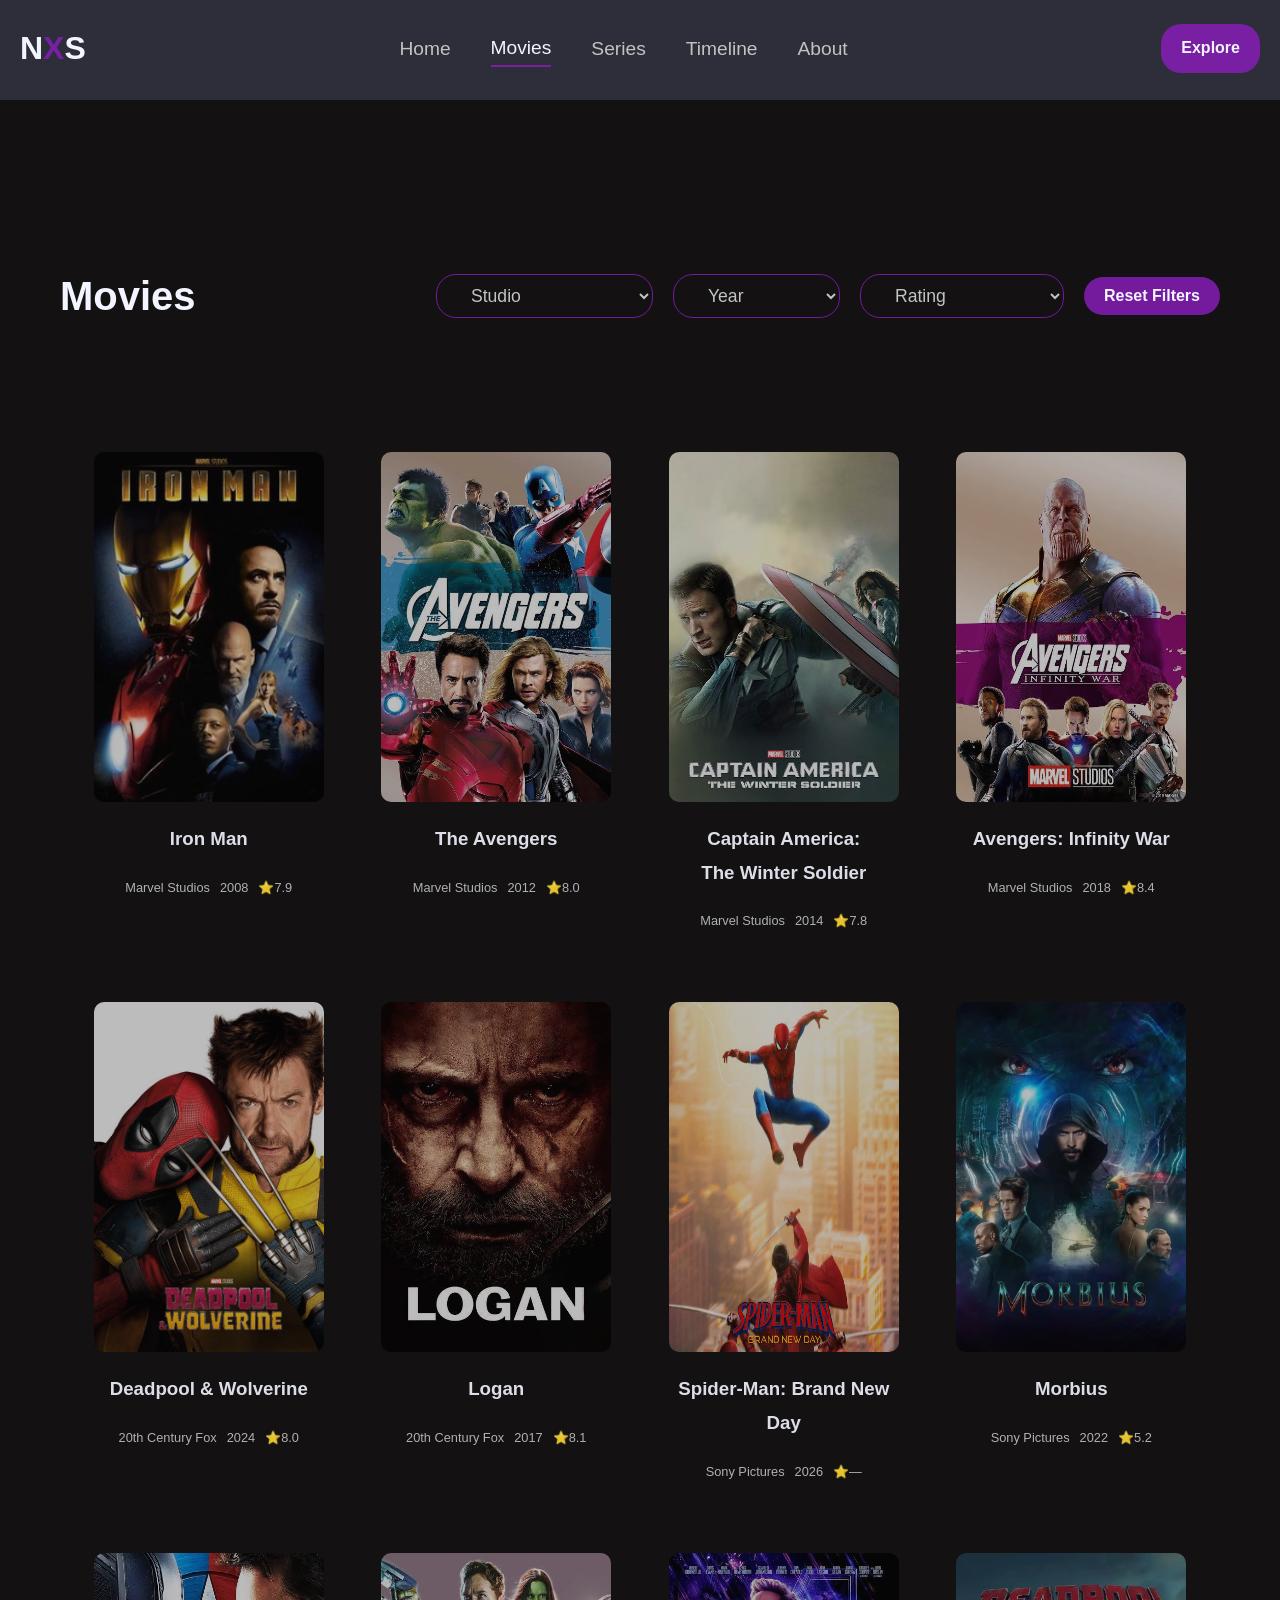
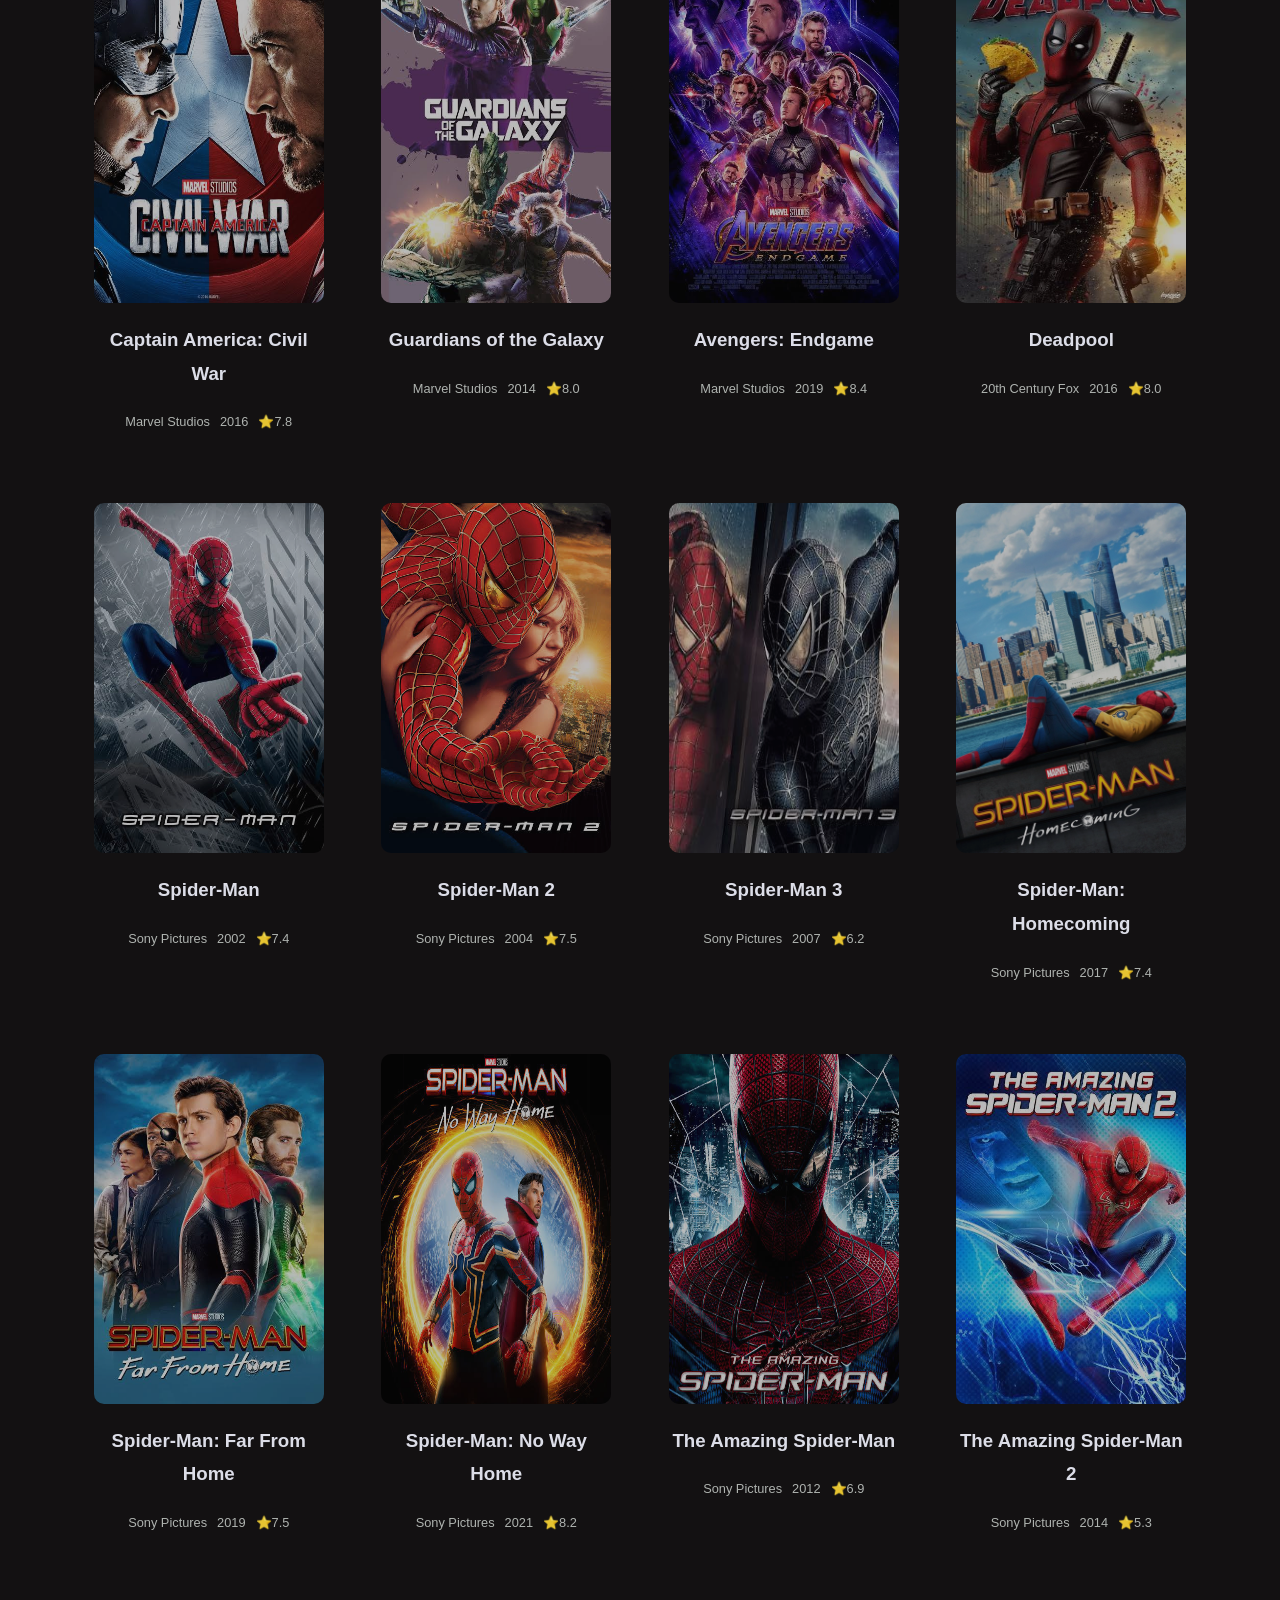
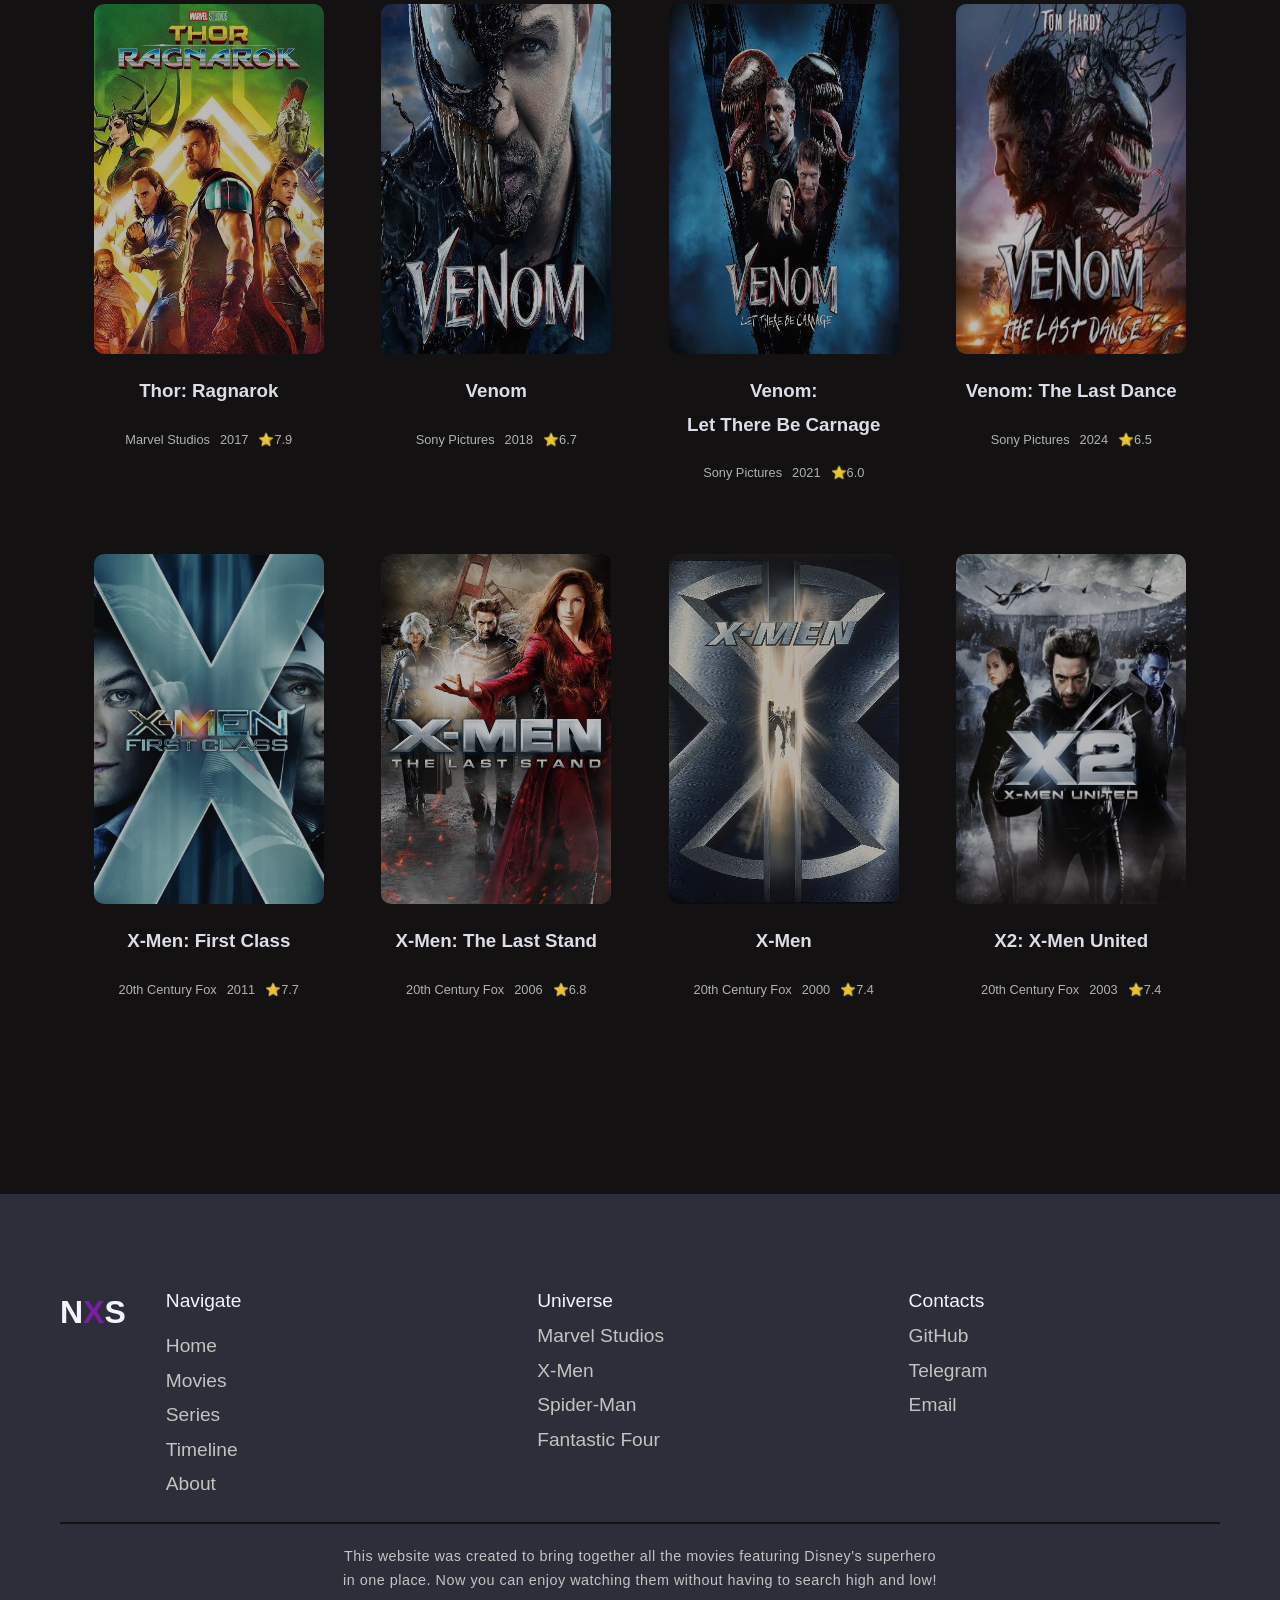
<file: movies.html>
<!doctype html>
<html lang="ru">
  <head>
    <meta charset="UTF-8" />
    <meta name="viewport" content="width=device-width, initial-scale=1.0" />
    <title>Movies | Nexus</title>
    <link rel="stylesheet" href="css/style.css" />
  </head>
  <body>
    <header class="header">
      <div class="container">
        <a href="index.html" class="logo">N<span>X</span>S</a>

        <nav class="header__nav nav">
          <a href="index.html" class="header__link link">Home</a>
          <a href="movies.html" class="header__link link current">Movies</a>
          <a href="series.html" class="header__link link">Series</a>
          <a href="timeline.html" class="header__link link">Timeline</a>
          <a href="about.html" class="header__link link">About</a>
        </nav>

        <a href="#" class="btn header__btn">Explore</a>
      </div>
    </header>

    <main class="main">
      <div class="container">
        <section class="movies">
          <div class="movies__header">
            <h1 class="movies__title">Movies</h1>
            <div class="movies__fillter">
              <select name="studio" id="studio-select" class="movies__seclect">
                <option value="marvel" selected class="movies__option" disabled>
                  Studio
                </option>
                <option value="marvel" class="movies__option">All</option>
                <option value="marvel" class="movies__option">
                  Marvel Studios
                </option>
                <option value="20th-century-fox" class="movies__option">
                  20th Century Fox
                </option>
                <option value="Sony" class="movies__option">
                  Sony Pictures
                </option>
              </select>

              <select name="year" id="year-select" class="movies__seclect">
                <option value="" disabled selected>Year</option>
                <option value="marvel" class="movies__option">All</option>

                <option value="2020-2029" class="movies__option">
                  2020-2029
                </option>
                <option value="2010-2019" class="movies__option">
                  2010-2019
                </option>
                <option value="2000-2009" class="movies__option">
                  2000-2009
                </option>
                <option value="1990-1999" class="movies__option">
                  1990-1999
                </option>
                <option value="1980-1989" class="movies__option">
                  1980-1989
                </option>
                <option value="1970-1979" class="movies__option">
                  1970-1979
                </option>
              </select>

              <select name="rating" id="rating-select" class="movies__seclect">
                <option value="" disabled selected>Rating</option>

                <option value="marvel" class="movies__option">All</option>

                <option value="9.0" class="movies__option">
                  9.0+ and above
                </option>
                <option value="8.0" class="movies__option">
                  8.0+ and above
                </option>
                <option value="7.0" class="movies__option">
                  7.0+ and above
                </option>
                <option value="6.0" class="movies__option">
                  6.0+ and above
                </option>
                <option value="5.9" class="movies__option">
                  5.9 and below
                </option>
              </select>

              <button class="movies__btn movies__btn-reset btn" type="reset">
                Reset Filters
              </button>
            </div>
          </div>
        </section>
        <div class="movies__grid">
          <article
            class="card"
            value="marvel"
            data-year="2008"
            data-rating="7.9"
          >
            <a href="#" target="_blank" rel="noopener" class="movie-link">
              <img
                src="assets/posters/iron-man1.jpg"
                alt="Iron Man"
                loading="lazy"
              />
              <h3 class="movies__title-movie">Iron Man</h3>
              <div class="movies__content">
                <p class="movies__studio">Marvel Studios</p>
                <p class="movies__year">2008</p>
                <p class="movies__stars">⭐7.9</p>
              </div>
            </a>
          </article>

          <article
            class="card"
            value="marvel"
            data-year="2012"
            data-rating="8.0"
          >
            <a href="#" target="_blank" rel="noopener" class="movie-link">
              <img
                src="assets/posters/the-avengers.jpg"
                alt="The Avengers"
                loading="lazy"
              />
              <h3 class="movies__title-movie">The Avengers</h3>
              <div class="movies__content">
                <p class="movies__studio">Marvel Studios</p>
                <p class="movies__year">2012</p>
                <p class="movies__stars">⭐8.0</p>
              </div>
            </a>
          </article>

          <article
            class="card"
            value="marvel"
            data-year="2014"
            data-rating="7.8"
          >
            <a href="#" target="_blank" rel="noopener" class="movie-link">
              <img
                src="assets/posters/capitan-america.jpg"
                alt="Captain America: The Winter Soldier"
                loading="lazy"
              />
              <h3 class="movies__title-movie" style="text-align: center">
                Captain America: <br />
                The Winter Soldier
              </h3>
              <div class="movies__content">
                <p class="movies__studio">Marvel Studios</p>
                <p class="movies__year">2014</p>
                <p class="movies__stars">⭐7.8</p>
              </div>
            </a>
          </article>

          <article
            class="card"
            value="marvel"
            data-year="2018"
            data-rating="8.4"
          >
            <a href="#" target="_blank" rel="noopener" class="movie-link">
              <img
                src="assets/posters/avengers-infinity-war.jpg"
                alt="Avengers: Infinity War"
                loading="lazy"
              />
              <h3 class="movies__title-movie">Avengers: Infinity War</h3>
              <div class="movies__content">
                <p class="movies__studio">Marvel Studios</p>
                <p class="movies__year">2018</p>
                <p class="movies__stars">⭐8.4</p>
              </div>
            </a>
          </article>

          <article
            class="card"
            value="20th-century-fox"
            data-year="2024"
            data-rating="8.0"
          >
            <a href="#" target="_blank" rel="noopener" class="movie-link">
              <img
                src="assets/posters/deadpool-&-wolverine.jpg"
                alt="Deadpool & Wolverine"
                loading="lazy"
              />
              <h3 class="movies__title-movie">Deadpool &amp; Wolverine</h3>
              <div class="movies__content">
                <p class="movies__studio">20th Century Fox</p>
                <p class="movies__year">2024</p>
                <p class="movies__stars">⭐8.0</p>
              </div>
            </a>
          </article>

          <article
            class="card"
            value="20th-century-fox"
            data-year="2017"
            data-rating="8.1"
          >
            <a href="#" target="_blank" rel="noopener" class="movie-link">
              <img
                src="assets/posters/logan.jpg"
                alt="Logan"
                loading="lazy"
              />
              <h3 class="movies__title-movie">Logan</h3>
              <div class="movies__content">
                <p class="movies__studio">20th Century Fox</p>
                <p class="movies__year">2017</p>
                <p class="movies__stars">⭐8.1</p>
              </div>
            </a>
          </article>

          <article
            class="card"
            value="sony-pictures"
            data-year="2026"
            data-rating="0"
          >
            <a href="#" target="_blank" rel="noopener" class="movie-link">
              <img
                src="assets/posters/spider-man-barnd-new-day.jpg"
                alt="Spider-Man: Brand New Day"
                loading="lazy"
              />
              <h3 class="movies__title-movie">Spider-Man: Brand New Day</h3>
              <div class="movies__content">
                <p class="movies__studio">Sony Pictures</p>
                <p class="movies__year">2026</p>
                <p class="movies__stars">⭐—</p>
              </div>
            </a>
          </article>

          <article
            class="card"
            value="sony-pictures"
            data-year="2022"
            data-rating="5.2"
          >
            <a href="#" target="_blank" rel="noopener" class="movie-link">
              <img
                src="assets/posters/morbius.webp"
                alt="Morbius"
                loading="lazy"
              />
              <h3 class="movies__title-movie">Morbius</h3>
              <div class="movies__content">
                <p class="movies__studio">Sony Pictures</p>
                <p class="movies__year">2022</p>
                <p class="movies__stars">⭐5.2</p>
              </div>
            </a>
          </article>

          <article
            class="card"
            value="marvel"
            data-year="2016"
            data-rating="7.8"
          >
            <a href="#" target="_blank" rel="noopener" class="movie-link">
              <img
                src="assets/posters/capitan-america-civil-war.jpg"
                alt="Captain America: Civil War"
                loading="lazy"
              />
              <h3 class="movies__title-movie">Captain America: Civil War</h3>
              <div class="movies__content">
                <p class="movies__studio">Marvel Studios</p>
                <p class="movies__year">2016</p>
                <p class="movies__stars">⭐7.8</p>
              </div>
            </a>
          </article>

          <article
            class="card"
            value="marvel"
            data-year="2014"
            data-rating="8.0"
          >
            <a href="#" target="_blank" rel="noopener" class="movie-link">
              <img
                src="assets/posters/guardian-of-the-galaxy.jpg"
                alt="Guardians of the Galaxy"
                loading="lazy"
              />
              <h3 class="movies__title-movie">Guardians of the Galaxy</h3>
              <div class="movies__content">
                <p class="movies__studio">Marvel Studios</p>
                <p class="movies__year">2014</p>
                <p class="movies__stars">⭐8.0</p>
              </div>
            </a>
          </article>

          <article
            class="card"
            value="marvel"
            data-year="2019"
            data-rating="8.4"
          >
            <a href="#" target="_blank" rel="noopener" class="movie-link">
              <img
                src="assets/posters/avengers-endgame.jpg"
                alt="Avengers: Endgame"
                loading="lazy"
              />
              <h3 class="movies__title-movie">Avengers: Endgame</h3>
              <div class="movies__content">
                <p class="movies__studio">Marvel Studios</p>
                <p class="movies__year">2019</p>
                <p class="movies__stars">⭐8.4</p>
              </div>
            </a>
          </article>

          <article
            class="card"
            value="20th-century-fox"
            data-year="2016"
            data-rating="8.0"
          >
            <a href="#" target="_blank" rel="noopener" class="movie-link">
              <img
                src="assets/posters/deadpool.jpg"
                alt="Deadpool"
                loading="lazy"
              />
              <h3 class="movies__title-movie">Deadpool</h3>
              <div class="movies__content">
                <p class="movies__studio">20th Century Fox</p>
                <p class="movies__year">2016</p>
                <p class="movies__stars">⭐8.0</p>
              </div>
            </a>
          </article>

          <article
            class="card"
            value="sony-pictures"
            data-year="2002"
            data-rating="7.4"
          >
            <a href="#" target="_blank" rel="noopener" class="movie-link">
              <img
                src="assets/posters/spider-man.jpg"
                alt="Spider-Man"
                loading="lazy"
              />
              <h3 class="movies__title-movie">Spider-Man</h3>
              <div class="movies__content">
                <p class="movies__studio">Sony Pictures</p>
                <p class="movies__year">2002</p>
                <p class="movies__stars">⭐7.4</p>
              </div>
            </a>
          </article>

          <article
            class="card"
            value="sony-pictures"
            data-year="2004"
            data-rating="7.5"
          >
            <a href="#" target="_blank" rel="noopener" class="movie-link">
              <img
                src="assets/posters/spider-man-2.jpg"
                alt="Spider-Man 2"
                loading="lazy"
              />
              <h3 class="movies__title-movie">Spider-Man 2</h3>
              <div class="movies__content">
                <p class="movies__studio">Sony Pictures</p>
                <p class="movies__year">2004</p>
                <p class="movies__stars">⭐7.5</p>
              </div>
            </a>
          </article>

          <article
            class="card"
            value="sony-pictures"
            data-year="2007"
            data-rating="6.2"
          >
            <a href="#" target="_blank" rel="noopener" class="movie-link">
              <img
                src="assets/posters/spider-man-3.jpg"
                alt="Spider-Man 3"
                loading="lazy"
              />
              <h3 class="movies__title-movie">Spider-Man 3</h3>
              <div class="movies__content">
                <p class="movies__studio">Sony Pictures</p>
                <p class="movies__year">2007</p>
                <p class="movies__stars">⭐6.2</p>
              </div>
            </a>
          </article>

          <article
            class="card"
            value="sony-pictures"
            data-year="2017"
            data-rating="7.4"
          >
            <a href="#" target="_blank" rel="noopener" class="movie-link">
              <img
                src="assets/posters/spider-man-homecoming.jpg"
                alt="Spider-Man: Homecoming"
                loading="lazy"
              />
              <h3 class="movies__title-movie">Spider-Man: Homecoming</h3>
              <div class="movies__content">
                <p class="movies__studio">Sony Pictures</p>
                <p class="movies__year">2017</p>
                <p class="movies__stars">⭐7.4</p>
              </div>
            </a>
          </article>

          <article
            class="card"
            value="sony-pictures"
            data-year="2019"
            data-rating="7.5"
          >
            <a href="#" target="_blank" rel="noopener" class="movie-link">
              <img
                src="assets/posters/spider-man-far-from-home.jpg"
                alt="Spider-Man: Far From Home"
                loading="lazy"
              />
              <h3 class="movies__title-movie">Spider-Man: Far From Home</h3>
              <div class="movies__content">
                <p class="movies__studio">Sony Pictures</p>
                <p class="movies__year">2019</p>
                <p class="movies__stars">⭐7.5</p>
              </div>
            </a>
          </article>

          <article
            class="card"
            value="sony-pictures"
            data-year="2021"
            data-rating="8.2"
          >
            <a href="#" target="_blank" rel="noopener" class="movie-link">
              <img
                src="assets/posters/spider-man-now-way-home.jpg"
                alt="Spider-Man: No Way Home"
                loading="lazy"
              />
              <h3 class="movies__title-movie">Spider-Man: No Way Home</h3>
              <div class="movies__content">
                <p class="movies__studio">Sony Pictures</p>
                <p class="movies__year">2021</p>
                <p class="movies__stars">⭐8.2</p>
              </div>
            </a>
          </article>

          <article
            class="card"
            value="sony-pictures"
            data-year="2012"
            data-rating="6.9"
          >
            <a href="#" target="_blank" rel="noopener" class="movie-link">
              <img
                src="assets/posters/the-amazing-spider-man.jpg"
                alt="The Amazing Spider-Man"
                loading="lazy"
              />
              <h3 class="movies__title-movie">The Amazing Spider-Man</h3>
              <div class="movies__content">
                <p class="movies__studio">Sony Pictures</p>
                <p class="movies__year">2012</p>
                <p class="movies__stars">⭐6.9</p>
              </div>
            </a>
          </article>

          <article
            class="card"
            value="sony-pictures"
            data-year="2014"
            data-rating="5.3"
          >
            <a href="#" target="_blank" rel="noopener" class="movie-link">
              <img
                src="assets/posters/the-amazing-spider-man-2.jpg"
                alt="The Amazing Spider-Man 2"
                loading="lazy"
              />
              <h3 class="movies__title-movie">The Amazing Spider-Man 2</h3>
              <div class="movies__content">
                <p class="movies__studio">Sony Pictures</p>
                <p class="movies__year">2014</p>
                <p class="movies__stars">⭐5.3</p>
              </div>
            </a>
          </article>

          <article
            class="card"
            value="marvel"
            data-year="2017"
            data-rating="7.9"
          >
            <a href="#" target="_blank" rel="noopener" class="movie-link">
              <img
                src="assets/posters/thor-ragnarok.jpg"
                alt="Thor: Ragnarok"
                loading="lazy"
              />
              <h3 class="movies__title-movie">Thor: Ragnarok</h3>
              <div class="movies__content">
                <p class="movies__studio">Marvel Studios</p>
                <p class="movies__year">2017</p>
                <p class="movies__stars">⭐7.9</p>
              </div>
            </a>
          </article>

          <article
            class="card"
            value="sony-pictures"
            data-year="2018"
            data-rating="6.7"
          >
            <a href="#" target="_blank" rel="noopener" class="movie-link">
              <img
                src="assets/posters/venom.jpg"
                alt="Venom"
                loading="lazy"
              />
              <h3 class="movies__title-movie">Venom</h3>
              <div class="movies__content">
                <p class="movies__studio">Sony Pictures</p>
                <p class="movies__year">2018</p>
                <p class="movies__stars">⭐6.7</p>
              </div>
            </a>
          </article>

          <article
            class="card"
            value="sony-pictures"
            data-year="2021"
            data-rating="6.0"
          >
            <a href="#" target="_blank" rel="noopener" class="movie-link">
              <img
                src="assets/posters/venom-2.jpg"
                alt="Venom: Let There Be Carnage"
                loading="lazy"
              />
              <h3 class="movies__title-movie" style="text-align: center">
                Venom: <br />
                Let There Be Carnage
              </h3>
              <div class="movies__content">
                <p class="movies__studio">Sony Pictures</p>
                <p class="movies__year">2021</p>
                <p class="movies__stars">⭐6.0</p>
              </div>
            </a>
          </article>

          <article
            class="card"
            value="sony-pictures"
            data-year="2024"
            data-rating="6.5"
          >
            <a href="#" target="_blank" rel="noopener" class="movie-link">
              <img
                src="assets/posters/venom-3.jpg"
                alt="Venom: The Last Dance"
                loading="lazy"
              />
              <h3 class="movies__title-movie">Venom: The Last Dance</h3>
              <div class="movies__content">
                <p class="movies__studio">Sony Pictures</p>
                <p class="movies__year">2024</p>
                <p class="movies__stars">⭐6.5</p>
              </div>
            </a>
          </article>

          <article
            class="card"
            value="20th-century-fox"
            data-year="2011"
            data-rating="7.7"
          >
            <a href="#" target="_blank" rel="noopener" class="movie-link">
              <img
                src="assets/posters/x-men-first-class.webp"
                alt="X-Men: First Class"
                loading="lazy"
              />
              <h3 class="movies__title-movie">X-Men: First Class</h3>
              <div class="movies__content">
                <p class="movies__studio">20th Century Fox</p>
                <p class="movies__year">2011</p>
                <p class="movies__stars">⭐7.7</p>
              </div>
            </a>
          </article>

          <article
            class="card"
            value="20th-century-fox"
            data-year="2006"
            data-rating="6.8"
          >
            <a href="#" target="_blank" rel="noopener" class="movie-link">
              <img
                src="assets/posters/x-men-the-last-stand.jpg"
                alt="X-Men: The Last Stand"
                loading="lazy"
              />
              <h3 class="movies__title-movie">X-Men: The Last Stand</h3>
              <div class="movies__content">
                <p class="movies__studio">20th Century Fox</p>
                <p class="movies__year">2006</p>
                <p class="movies__stars">⭐6.8</p>
              </div>
            </a>
          </article>

          <article
            class="card"
            value="20th-century-fox"
            data-year="2000"
            data-rating="7.4"
          >
            <a href="#" target="_blank" rel="noopener" class="movie-link">
              <img
                src="assets/posters/x-men.jpg"
                alt="X-Men"
                loading="lazy"
              />
              <h3 class="movies__title-movie">X-Men</h3>
              <div class="movies__content">
                <p class="movies__studio">20th Century Fox</p>
                <p class="movies__year">2000</p>
                <p class="movies__stars">⭐7.4</p>
              </div>
            </a>
          </article>

          <article
            class="card"
            value="20th-century-fox"
            data-year="2003"
            data-rating="7.4"
          >
            <a href="#" target="_blank" rel="noopener" class="movie-link">
              <img
                src="assets/posters/x2.jpeg"
                alt="X2: X-Men United"
                loading="lazy"
              />
              <h3 class="movies__title-movie">X2: X-Men United</h3>
              <div class="movies__content">
                <p class="movies__studio">20th Century Fox</p>
                <p class="movies__year">2003</p>
                <p class="movies__stars">⭐7.4</p>
              </div>
            </a>
          </article>
        </div>
      </div>
    </main>

    <footer class="footer">
      <div class="container">
        <div class="footer__top">
          <a href="index.html" class="logo">N<span>X</span>S</a>
          <nav class="footer__nav nav">
            <li class="footer__menu">Navigate</li>
            <a href="index.html" class="footer__link link">Home</a>
            <a href="movies.html" class="footer__link link">Movies</a>
            <a href="series.html" class="footer__link link">Series</a>
            <a href="timeline.html" class="footer__link link">Timeline</a>
            <a href="about.html" class="footer__link link">About</a>
          </nav>
          <ul class="footer__universe">
            <li class="footer__universe-title">Universe</li>
            <a href="#" class="footer__universe-link">Marvel Studios</a>
            <a href="#" class="footer__universe-link">X-Men</a>
            <a href="#" class="footer__universe-link">Spider-Man</a>
            <a href="#" class="footer__universe-link">Fantastic Four</a>
          </ul>

          <ul class="footer__social">
            <li class="footer__social-title">Contacts</li>
            <a href="#" class="footer__social-link">GitHub</a>
            <a href="#" class="footer__social-link">Telegram</a>
            <a href="#" class="footer__social-link">Email</a>
          </ul>
        </div>
        <div class="footer__about">
          <p class="footer__about-text">
            This website was created to bring together all the movies featuring
            Disney's superhero in one place. Now you can enjoy watching them
            without having to search high and low!
          </p>
        </div>
      </div>
    </footer>
  </body>
</html>
</file>
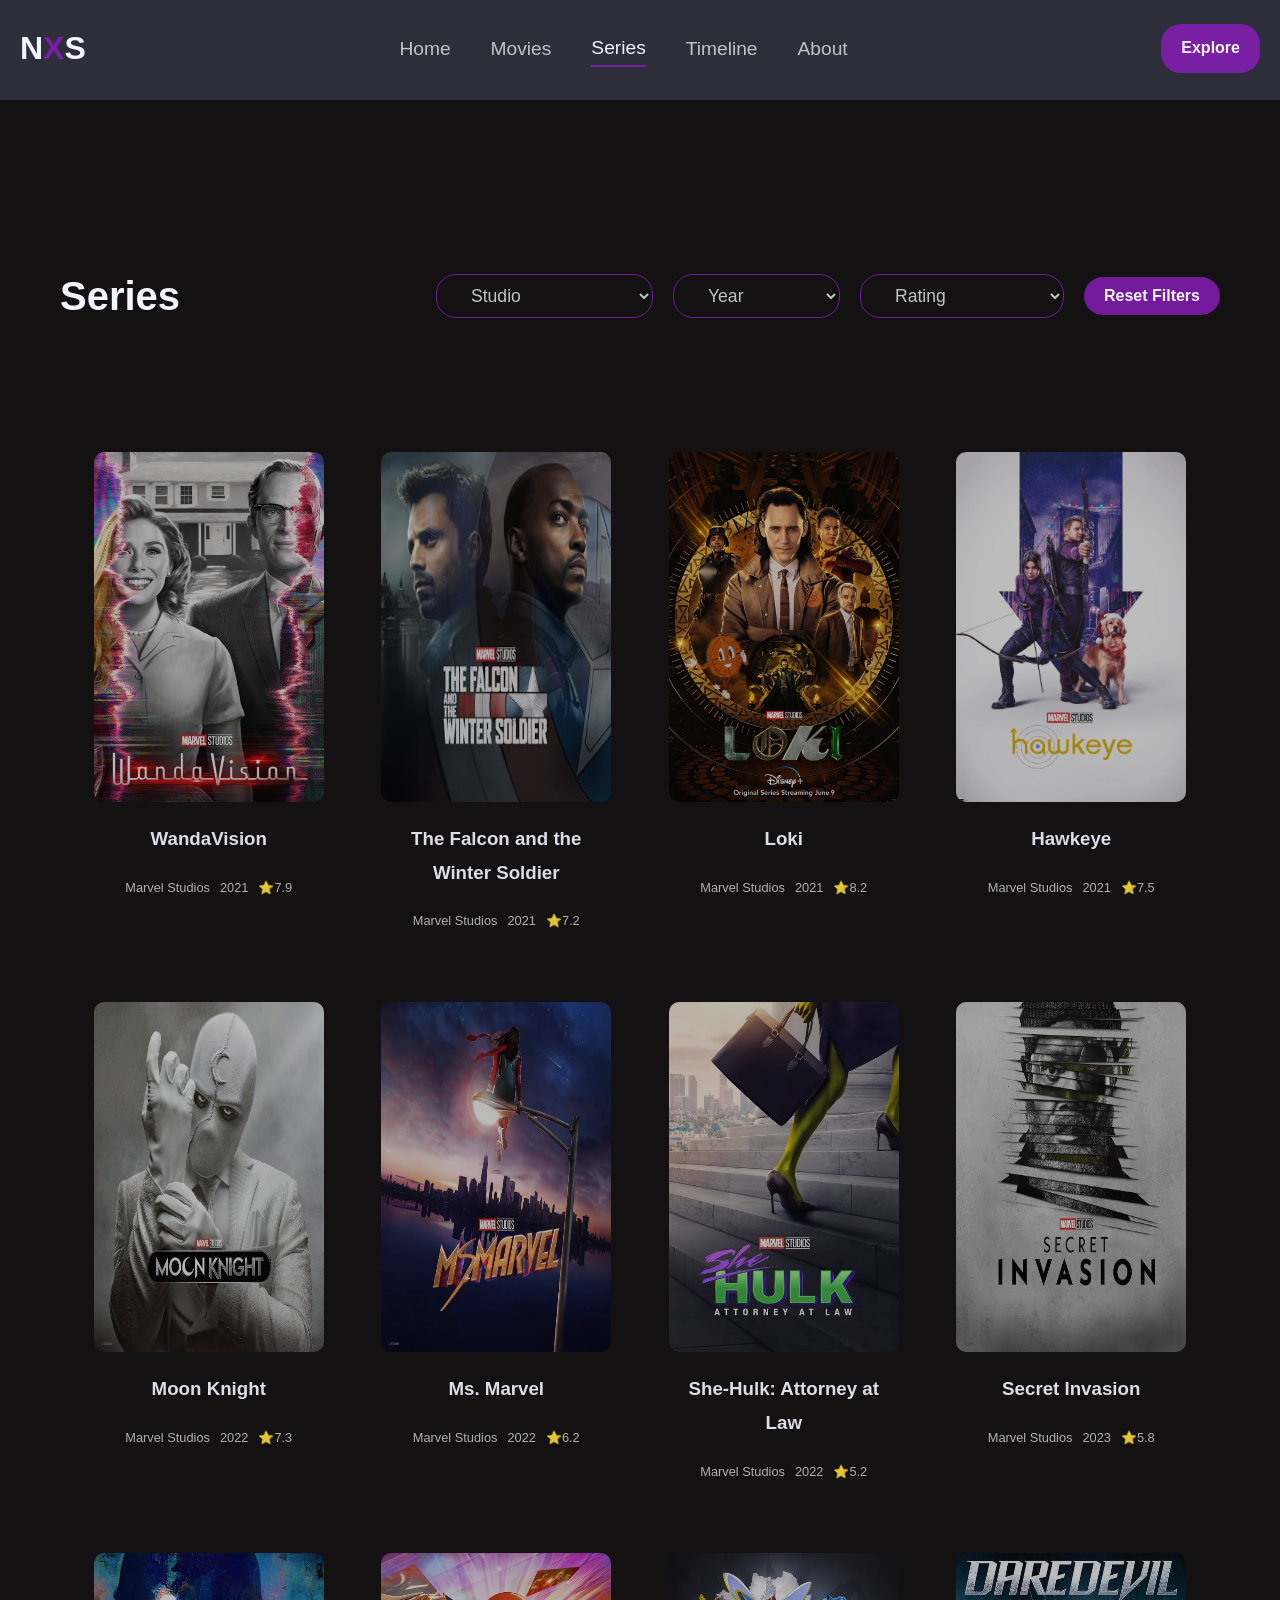
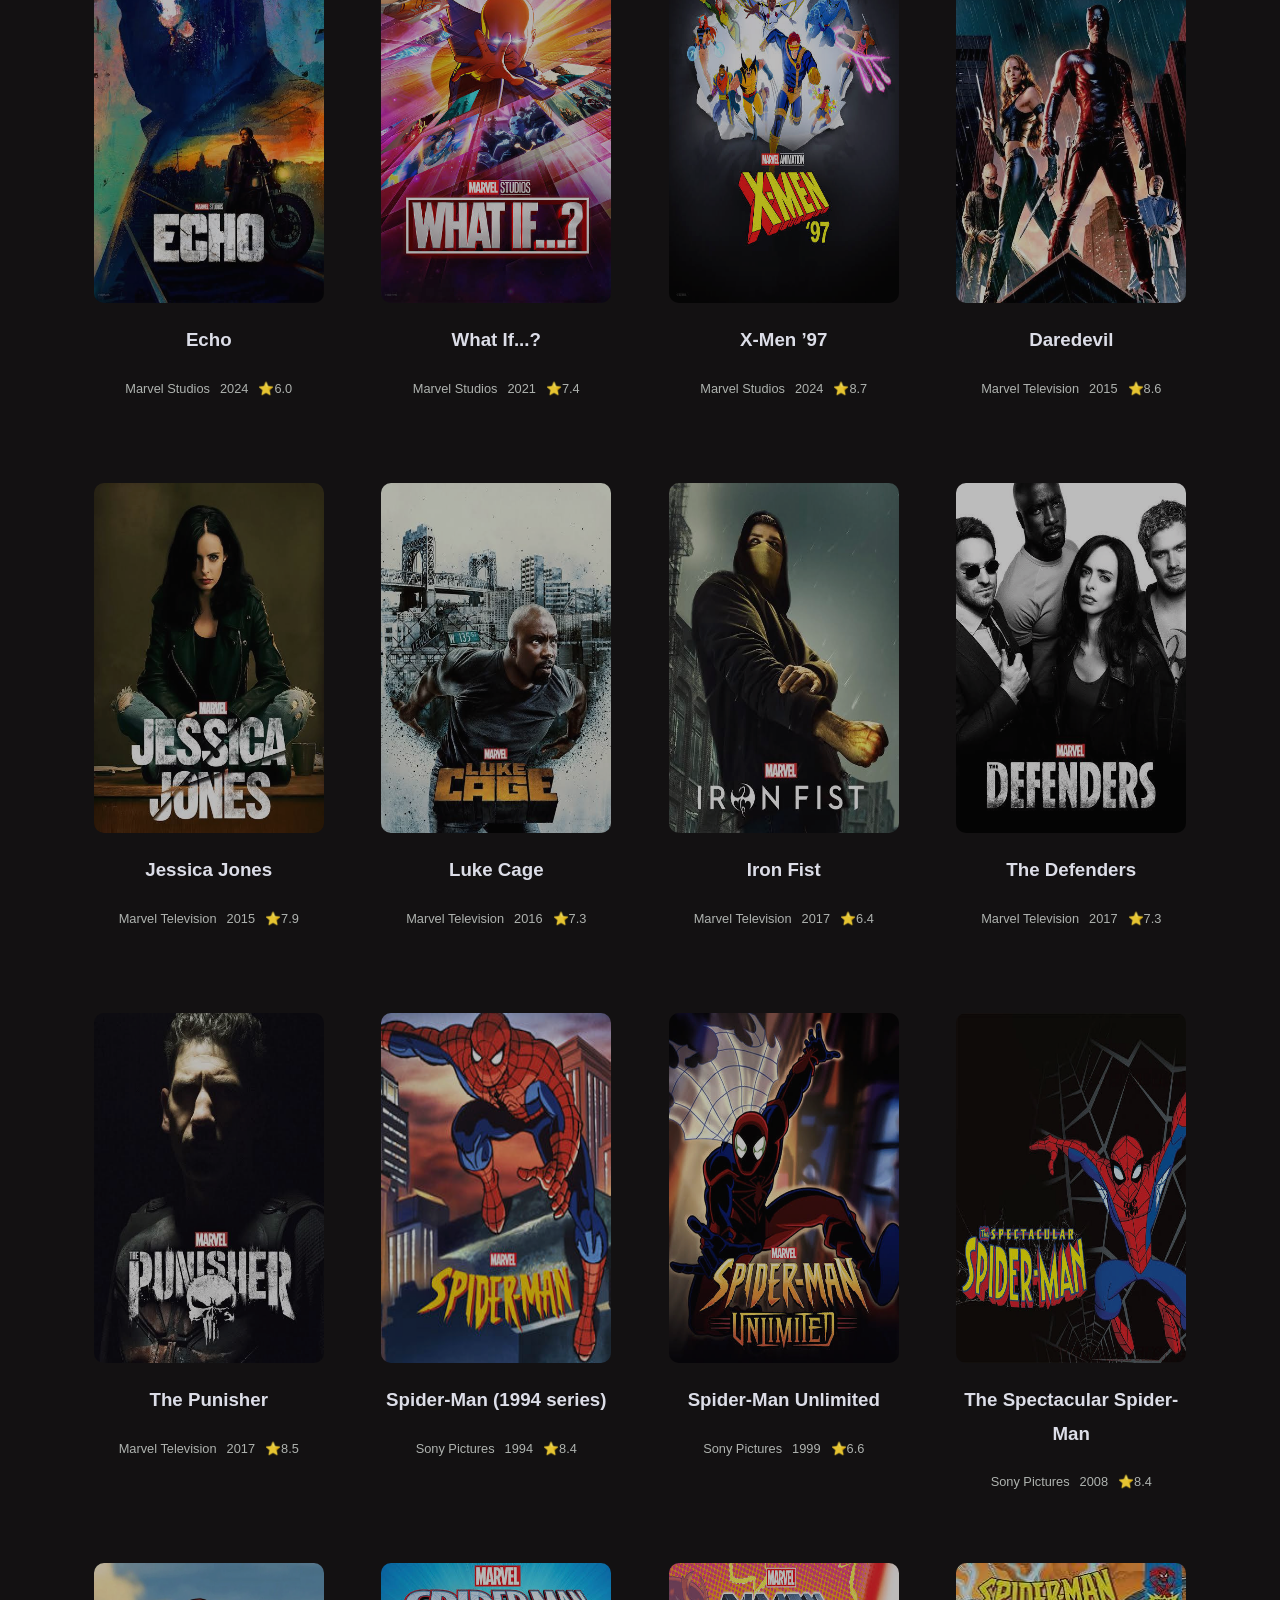
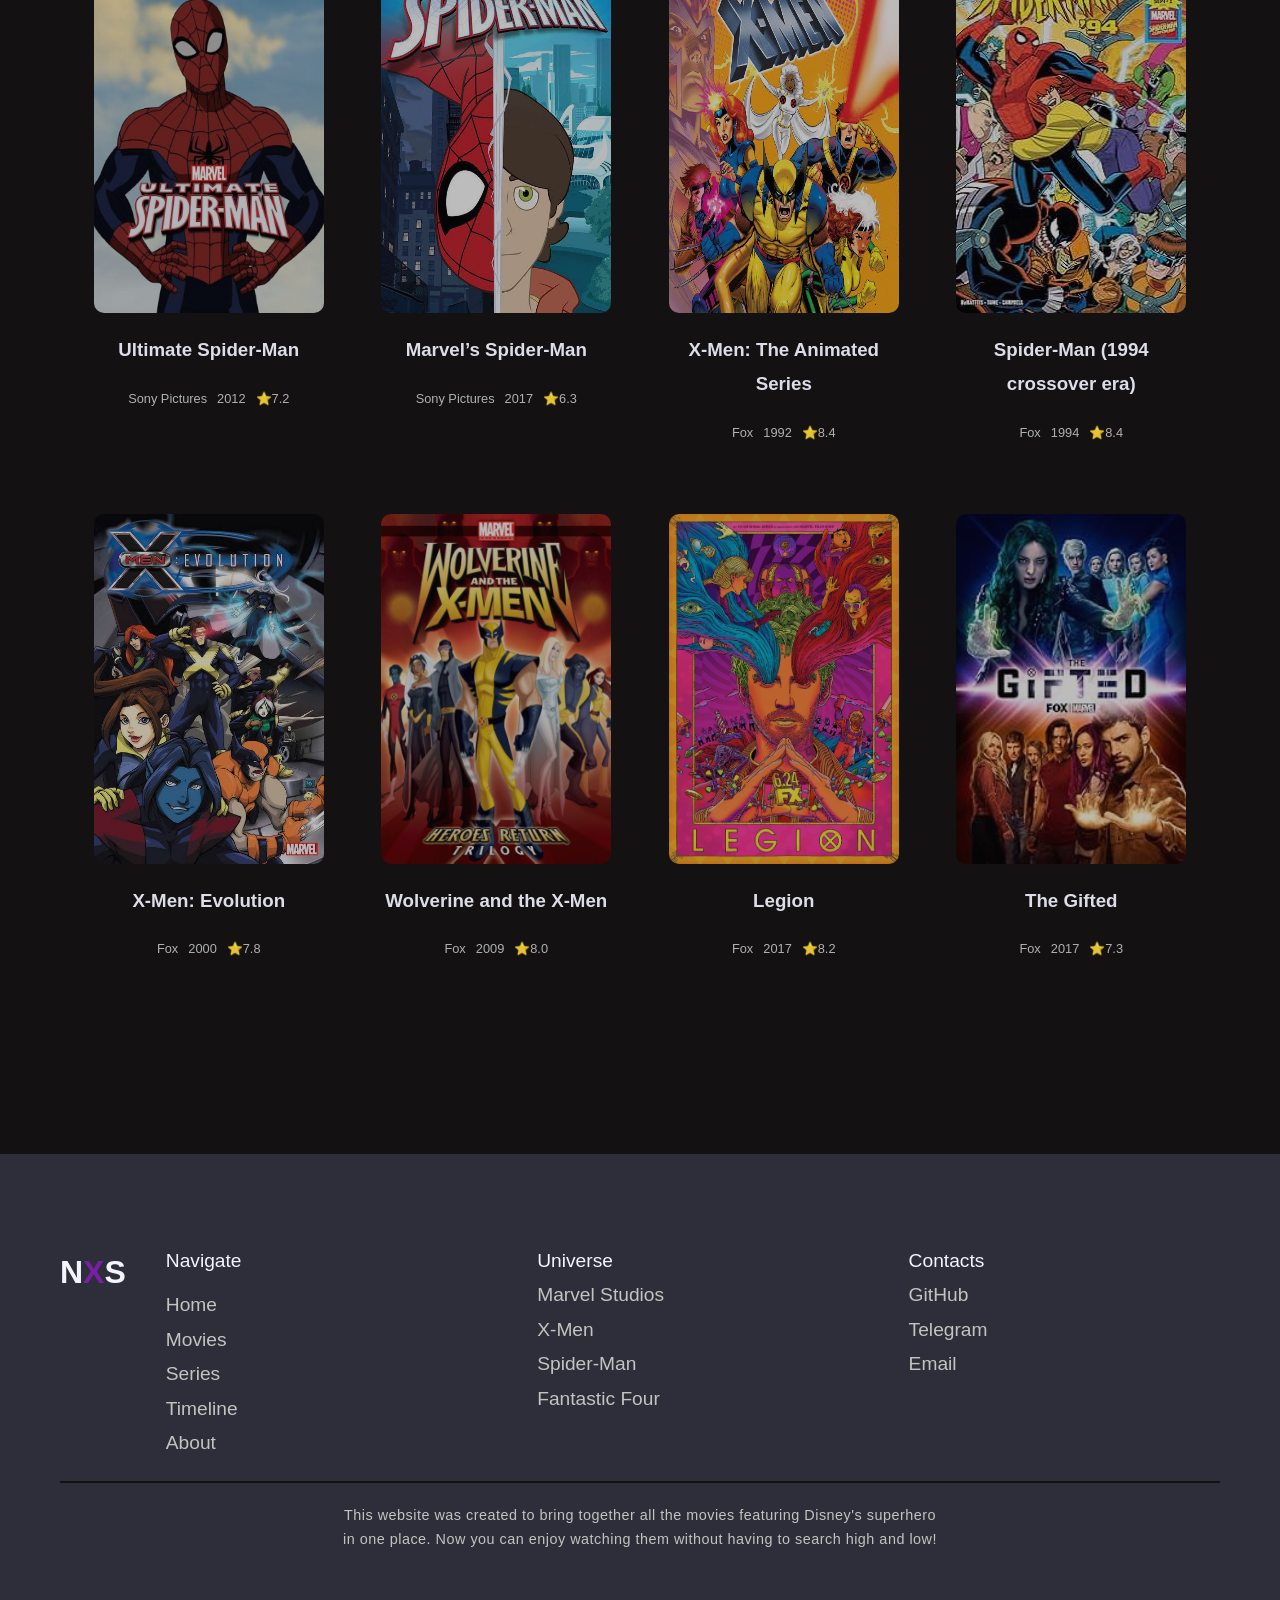
<file: series.html>
<!doctype html>
<html lang="ru">
  <head>
    <meta charset="UTF-8" />
    <meta name="viewport" content="width=device-width, initial-scale=1.0" />
    <title>Series | Nexus</title>
    <link rel="stylesheet" href="css/style.css" />
  </head>
  <body>
    <header class="header">
      <div class="container">
        <a href="index.html" class="logo">N<span>X</span>S</a>

        <nav class="header__nav nav">
          <a href="index.html" class="header__link link">Home</a>
          <a href="movies.html" class="header__link link">Movies</a>
          <a href="series.html" class="header__link link current">Series</a>
          <a href="timeline.html" class="header__link link">Timeline</a>
          <a href="about.html" class="header__link link">About</a>
        </nav>

        <a href="#" class="btn header__btn">Explore</a>
      </div>
    </header>

    <main class="main">
      <div class="container">
        <section class="series">
          <div class="series__header">
            <h1 class="series__title">Series</h1>
            <div class="series__filter">
              <select name="studio" id="studio-select" class="series__select">
                <option value="marvel" selected class="series__option" disabled>
                  Studio
                </option>
                <option value="marvel" class="series__option">All</option>
                <option value="marvel" class="series__option">
                  Marvel Studios
                </option>
                <option value="20th-century-fox" class="series__option">
                  20th Century Fox
                </option>
                <option value="Sony" class="series__option">Sony Pictures</option>
              </select>

              <select name="year" id="year-select" class="series__select">
                <option value="" disabled selected>Year</option>
                <option value="marvel" class="series__option">All</option>

                <option value="2020-2029" class="series__option">
                  2020-2029
                </option>
                <option value="2010-2019" class="series__option">
                  2010-2019
                </option>
                <option value="2000-2009" class="series__option">
                  2000-2009
                </option>
                <option value="1990-1999" class="series__option">
                  1990-1999
                </option>
                <option value="1980-1989" class="series__option">
                  1980-1989
                </option>
                <option value="1970-1979" class="series__option">
                  1970-1979
                </option>
              </select>

              <select name="rating" id="rating-select" class="series__select">
                <option value="" disabled selected>Rating</option>

                <option value="marvel" class="series__option">All</option>

                <option value="9.0" class="series__option">9.0+ and above</option>
                <option value="8.0" class="series__option">8.0+ and above</option>
                <option value="7.0" class="series__option">7.0+ and above</option>
                <option value="6.0" class="series__option">6.0+ and above</option>
                <option value="5.9" class="series__option">5.9 and below</option>
              </select>

              <button class="series__btn series__btn-reset btn" type="reset">
                Reset Filters
              </button>
            </div>
          </div>
        </section>

        <div class="series__grid">
          <article class="card" value="marvel" data-year="2021" data-rating="7.9">
            <a href="#" target="_blank" rel="noopener" class="movie-link">
              <img src="assets/posters/wandavision.jpg" alt="WandaVision" loading="lazy" />
              <h3 class="series__title-movie">WandaVision</h3>
              <div class="series__content">
                <p class="series__studio">Marvel Studios</p>
                <p class="series__year">2021</p>
                <p class="series__stars">⭐7.9</p>
              </div>
            </a>
          </article>

          <article class="card" value="marvel" data-year="2021" data-rating="7.2">
            <a href="#" target="_blank" rel="noopener" class="movie-link">
              <img src="assets/posters/the-falcon-and-the-winter-soilder.jpg" alt="The Falcon and the Winter Soldier" loading="lazy"/>
              <h3 class="series__title-movie" style="text-align: center;">The Falcon and the Winter Soldier</h3>
              <div class="series__content">
                <p class="series__studio">Marvel Studios</p>
                <p class="series__year">2021</p>
                <p class="series__stars">⭐7.2</p>
              </div>
            </a>
          </article>

          <article class="card" value="marvel" data-year="2021" data-rating="8.2">
            <a href="#" target="_blank" rel="noopener" class="movie-link">
              <img src="assets/posters/loki.jpg" alt="Loki" loading="lazy" />
              <h3 class="series__title-movie">Loki</h3>
              <div class="series__content">
                <p class="series__studio">Marvel Studios</p>
                <p class="series__year">2021</p>
                <p class="series__stars">⭐8.2</p>
              </div>
            </a>
          </article>

          <article class="card" value="marvel" data-year="2021" data-rating="7.5">
            <a href="#" target="_blank" rel="noopener" class="movie-link">
              <img src="assets/posters/hawkeye.jpg" alt="Hawkeye" loading="lazy" />
              <h3 class="series__title-movie">Hawkeye</h3>
              <div class="series__content">
                <p class="series__studio">Marvel Studios</p>
                <p class="series__year">2021</p>
                <p class="series__stars">⭐7.5</p>
              </div>
            </a>
          </article>

          <article class="card" value="marvel" data-year="2022" data-rating="7.3">
            <a href="#" target="_blank" rel="noopener" class="movie-link">
              <img src="assets/posters/moon-knight.jpg" alt="Moon Knight" loading="lazy" />
              <h3 class="series__title-movie">Moon Knight</h3>
              <div class="series__content">
                <p class="series__studio">Marvel Studios</p>
                <p class="series__year">2022</p>
                <p class="series__stars">⭐7.3</p>
              </div>
            </a>
          </article>

          <article class="card" value="marvel" data-year="2022" data-rating="6.2">
            <a href="#" target="_blank" rel="noopener" class="movie-link">
              <img src="assets/posters/ms-marvel.jpg" alt="Ms. Marvel" loading="lazy" />
              <h3 class="series__title-movie">Ms. Marvel</h3>
              <div class="series__content">
                <p class="series__studio">Marvel Studios</p>
                <p class="series__year">2022</p>
                <p class="series__stars">⭐6.2</p>
              </div>
            </a>
          </article>

          <article class="card" value="marvel" data-year="2022" data-rating="5.2">
            <a href="#" target="_blank" rel="noopener" class="movie-link">
              <img src="assets/posters/she-hulk.jpg" alt="She-Hulk: Attorney at Law" loading="lazy" />
              <h3 class="series__title-movie">She-Hulk: Attorney at Law</h3>
              <div class="series__content">
                <p class="series__studio">Marvel Studios</p>
                <p class="series__year">2022</p>
                <p class="series__stars">⭐5.2</p>
              </div>
            </a>
          </article>

          <article class="card" value="marvel" data-year="2023" data-rating="5.8">
            <a href="#" target="_blank" rel="noopener" class="movie-link">
              <img src="assets/posters/secret-invasion.jpg" alt="Secret Invasion" loading="lazy" />
              <h3 class="series__title-movie">Secret Invasion</h3>
              <div class="series__content">
                <p class="series__studio">Marvel Studios</p>
                <p class="series__year">2023</p>
                <p class="series__stars">⭐5.8</p>
              </div>
            </a>
          </article>

          <article class="card" value="marvel" data-year="2024" data-rating="6.0">
            <a href="#" target="_blank" rel="noopener" class="movie-link">
              <img src="assets/posters/echo.jpg" alt="Echo" loading="lazy" />
              <h3 class="series__title-movie">Echo</h3>
              <div class="series__content">
                <p class="series__studio">Marvel Studios</p>
                <p class="series__year">2024</p>
                <p class="series__stars">⭐6.0</p>
              </div>
            </a>
          </article>

          <article class="card" value="marvel" data-year="2021" data-rating="7.4">
            <a href="#" target="_blank" rel="noopener" class="movie-link">
              <img src="assets/posters/what-if.jpg" alt="What If...?" loading="lazy" />
              <h3 class="series__title-movie">What If...?</h3>
              <div class="series__content">
                <p class="series__studio">Marvel Studios</p>
                <p class="series__year">2021</p>
                <p class="series__stars">⭐7.4</p>
              </div>
            </a>
          </article>

          <article class="card" value="marvel" data-year="2024" data-rating="8.7">
            <a href="#" target="_blank" rel="noopener" class="movie-link">
              <img src="assets/posters/x-men-97.jpg" alt="X-Men ’97" loading="lazy" />
              <h3 class="series__title-movie">X-Men ’97</h3>
              <div class="series__content">
                <p class="series__studio">Marvel Studios</p>
                <p class="series__year">2024</p>
                <p class="series__stars">⭐8.7</p>
              </div>
            </a>
          </article>

          <article class="card" value="marvel-television" data-year="2015" data-rating="8.6">
            <a href="#" target="_blank" rel="noopener" class="movie-link">
              <img src="assets/posters/daredevil.jpg" alt="Daredevil" loading="lazy" />
              <h3 class="series__title-movie">Daredevil</h3>
              <div class="series__content">
                <p class="series__studio">Marvel Television</p>
                <p class="series__year">2015</p>
                <p class="series__stars">⭐8.6</p>
              </div>
            </a>
          </article>

          <article class="card" value="marvel-television" data-year="2015" data-rating="7.9">
            <a href="#" target="_blank" rel="noopener" class="movie-link">
              <img src="assets/posters/jessica-jones.jpg" alt="Jessica Jones" loading="lazy" />
              <h3 class="series__title-movie">Jessica Jones</h3>
              <div class="series__content">
                <p class="series__studio">Marvel Television</p>
                <p class="series__year">2015</p>
                <p class="series__stars">⭐7.9</p>
              </div>
            </a>
          </article>

          <article class="card" value="marvel-television" data-year="2016" data-rating="7.3">
            <a href="#" target="_blank" rel="noopener" class="movie-link">
              <img src="assets/posters/luke-cage.jpg" alt="Luke Cage" loading="lazy" />
              <h3 class="series__title-movie">Luke Cage</h3>
              <div class="series__content">
                <p class="series__studio">Marvel Television</p>
                <p class="series__year">2016</p>
                <p class="series__stars">⭐7.3</p>
              </div>
            </a>
          </article>

          <article class="card" value="marvel-television" data-year="2017" data-rating="6.4">
            <a href="#" target="_blank" rel="noopener" class="movie-link">
              <img src="assets/posters/iron-fist.jpg" alt="Iron Fist" loading="lazy" />
              <h3 class="series__title-movie">Iron Fist</h3>
              <div class="series__content">
                <p class="series__studio">Marvel Television</p>
                <p class="series__year">2017</p>
                <p class="series__stars">⭐6.4</p>
              </div>
            </a>
          </article>

          <article class="card" value="marvel-television" data-year="2017" data-rating="7.3">
            <a href="#" target="_blank" rel="noopener" class="movie-link">
              <img src="assets/posters/the-defenders.jpg" alt="The Defenders" loading="lazy" />
              <h3 class="series__title-movie">The Defenders</h3>
              <div class="series__content">
                <p class="series__studio">Marvel Television</p>
                <p class="series__year">2017</p>
                <p class="series__stars">⭐7.3</p>
              </div>
            </a>
          </article>

          <article class="card" value="marvel-television" data-year="2017" data-rating="8.5">
            <a href="#" target="_blank" rel="noopener" class="movie-link">
              <img src="assets/posters/the-punisher.jpg" alt="The Punisher" loading="lazy" />
              <h3 class="series__title-movie">The Punisher</h3>
              <div class="series__content">
                <p class="series__studio">Marvel Television</p>
                <p class="series__year">2017</p>
                <p class="series__stars">⭐8.5</p>
              </div>
            </a>
          </article>

          <article class="card" value="sony-pictures" data-year="1994" data-rating="8.4">
            <a href="#" target="_blank" rel="noopener" class="movie-link">
              <img src="assets/posters/spider-man-1994.jpg" alt="Spider-Man (1994 series)" loading="lazy" />
              <h3 class="series__title-movie">Spider-Man (1994 series)</h3>
              <div class="series__content">
                <p class="series__studio">Sony Pictures</p>
                <p class="series__year">1994</p>
                <p class="series__stars">⭐8.4</p>
              </div>
            </a>
          </article>

          <article class="card" value="sony-pictures" data-year="1999" data-rating="6.6">
            <a href="#" target="_blank" rel="noopener" class="movie-link">
              <img src="assets/posters/spider-man-unlimited.jpg" alt="Spider-Man Unlimited" loading="lazy" />
              <h3 class="series__title-movie">Spider-Man Unlimited</h3>
              <div class="series__content">
                <p class="series__studio">Sony Pictures</p>
                <p class="series__year">1999</p>
                <p class="series__stars">⭐6.6</p>
              </div>
            </a>
          </article>

          <article class="card" value="sony-pictures" data-year="2008" data-rating="8.4">
            <a href="#" target="_blank" rel="noopener" class="movie-link">
              <img src="assets/posters/the-spectacular-spider-man.jpg" alt="The Spectacular Spider-Man" loading="lazy" />
              <h3 class="series__title-movie">The Spectacular Spider-Man</h3>
              <div class="series__content">
                <p class="series__studio">Sony Pictures</p>
                <p class="series__year">2008</p>
                <p class="series__stars">⭐8.4</p>
              </div>
            </a>
          </article>

          <article class="card" value="sony-pictures" data-year="2012" data-rating="7.2">
            <a href="#" target="_blank" rel="noopener" class="movie-link">
              <img src="assets/posters/ultimate-spider-man.webp" alt="Ultimate Spider-Man" loading="lazy" />
              <h3 class="series__title-movie">Ultimate Spider-Man</h3>
              <div class="series__content">
                <p class="series__studio">Sony Pictures</p>
                <p class="series__year">2012</p>
                <p class="series__stars">⭐7.2</p>
              </div>
            </a>
          </article>

          <article class="card" value="sony-pictures" data-year="2017" data-rating="6.3">
            <a href="#" target="_blank" rel="noopener" class="movie-link">
              <img src="assets/posters/marvel's-spider-man.jpg" alt="Marvel’s Spider-Man" loading="lazy" />
              <h3 class="series__title-movie">Marvel’s Spider-Man</h3>
              <div class="series__content">
                <p class="series__studio">Sony Pictures</p>
                <p class="series__year">2017</p>
                <p class="series__stars">⭐6.3</p>
              </div>
            </a>
          </article>

          <article class="card" value="fox" data-year="1992" data-rating="8.4">
            <a href="#" target="_blank" rel="noopener" class="movie-link">
              <img src="assets/posters/x-men-the-animated-series.jpg" alt="X-Men: The Animated Series" loading="lazy" />
              <h3 class="series__title-movie">X-Men: The Animated Series</h3>
              <div class="series__content">
                <p class="series__studio">Fox</p>
                <p class="series__year">1992</p>
                <p class="series__stars">⭐8.4</p>
              </div>
            </a>
          </article>

          <article class="card" value="fox" data-year="1994" data-rating="8.4">
            <a href="#" target="_blank" rel="noopener" class="movie-link">
              <img src="assets/posters/spider-man-1994-crosover-era.jpg" alt="Spider-Man (1994 crossover era)" loading="lazy" />
              <h3 class="series__title-movie">Spider-Man (1994 crossover era)</h3>
              <div class="series__content">
                <p class="series__studio">Fox</p>
                <p class="series__year">1994</p>
                <p class="series__stars">⭐8.4</p>
              </div>
            </a>
          </article>

          <article class="card" value="fox" data-year="2000" data-rating="7.8">
            <a href="#" target="_blank" rel="noopener" class="movie-link">
              <img src="assets/posters/x-men-evolution.jpg" alt="X-Men: Evolution" loading="lazy" />
              <h3 class="series__title-movie">X-Men: Evolution</h3>
              <div class="series__content">
                <p class="series__studio">Fox</p>
                <p class="series__year">2000</p>
                <p class="series__stars">⭐7.8</p>
              </div>
            </a>
          </article>

          <article class="card" value="fox" data-year="2009" data-rating="8.0">
            <a href="#" target="_blank" rel="noopener" class="movie-link">
              <img src="assets/posters/wolverine-and-the-x-men.jpg" alt="Wolverine and the X-Men" loading="lazy" />
              <h3 class="series__title-movie">Wolverine and the X-Men</h3>
              <div class="series__content">
                <p class="series__studio">Fox</p>
                <p class="series__year">2009</p>
                <p class="series__stars">⭐8.0</p>
              </div>
            </a>
          </article>

          <article class="card" value="fox" data-year="2017" data-rating="8.2">
            <a href="#" target="_blank" rel="noopener" class="movie-link">
              <img src="assets/posters/legion.jpg" alt="Legion" loading="lazy" />
              <h3 class="series__title-movie">Legion</h3>
              <div class="series__content">
                <p class="series__studio">Fox</p>
                <p class="series__year">2017</p>
                <p class="series__stars">⭐8.2</p>
              </div>
            </a>
          </article>

          <article class="card" value="fox" data-year="2017" data-rating="7.3">
            <a href="#" target="_blank" rel="noopener" class="movie-link">
              <img src="assets/posters/the-gifted.jpg" alt="The Gifted" loading="lazy" />
              <h3 class="series__title-movie">The Gifted</h3>
              <div class="series__content">
                <p class="series__studio">Fox</p>
                <p class="series__year">2017</p>
                <p class="series__stars">⭐7.3</p>
              </div>
            </a>
          </article>
        </div>
      </div>
    </main>

    <footer class="footer">
      <div class="container">
        <div class="footer__top">
          <a href="index.html" class="logo">N<span>X</span>S</a>
          <nav class="footer__nav nav">
            <li class="footer__menu">Navigate</li>
            <a href="index.html" class="footer__link link">Home</a>
            <a href="movies.html" class="footer__link link">Movies</a>
            <a href="series.html" class="footer__link link">Series</a>
            <a href="timeline.html" class="footer__link link">Timeline</a>
            <a href="about.html" class="footer__link link">About</a>
          </nav>
          <ul class="footer__universe">
            <li class="footer__universe-title">Universe</li>
            <a href="#" class="footer__universe-link">Marvel Studios</a>
            <a href="#" class="footer__universe-link">X-Men</a>
            <a href="#" class="footer__universe-link">Spider-Man</a>
            <a href="#" class="footer__universe-link">Fantastic Four</a>
          </ul>

          <ul class="footer__social">
            <li class="footer__social-title">Contacts</li>
            <a href="#" class="footer__social-link">GitHub</a>
            <a href="#" class="footer__social-link">Telegram</a>
            <a href="#" class="footer__social-link">Email</a>
          </ul>
        </div>
        <div class="footer__about">
          <p class="footer__about-text">
            This website was created to bring together all the movies featuring
            Disney's superhero in one place. Now you can enjoy watching them
            without having to search high and low!
          </p>
        </div>
      </div>
    </footer>
  </body>
</html>
</file>
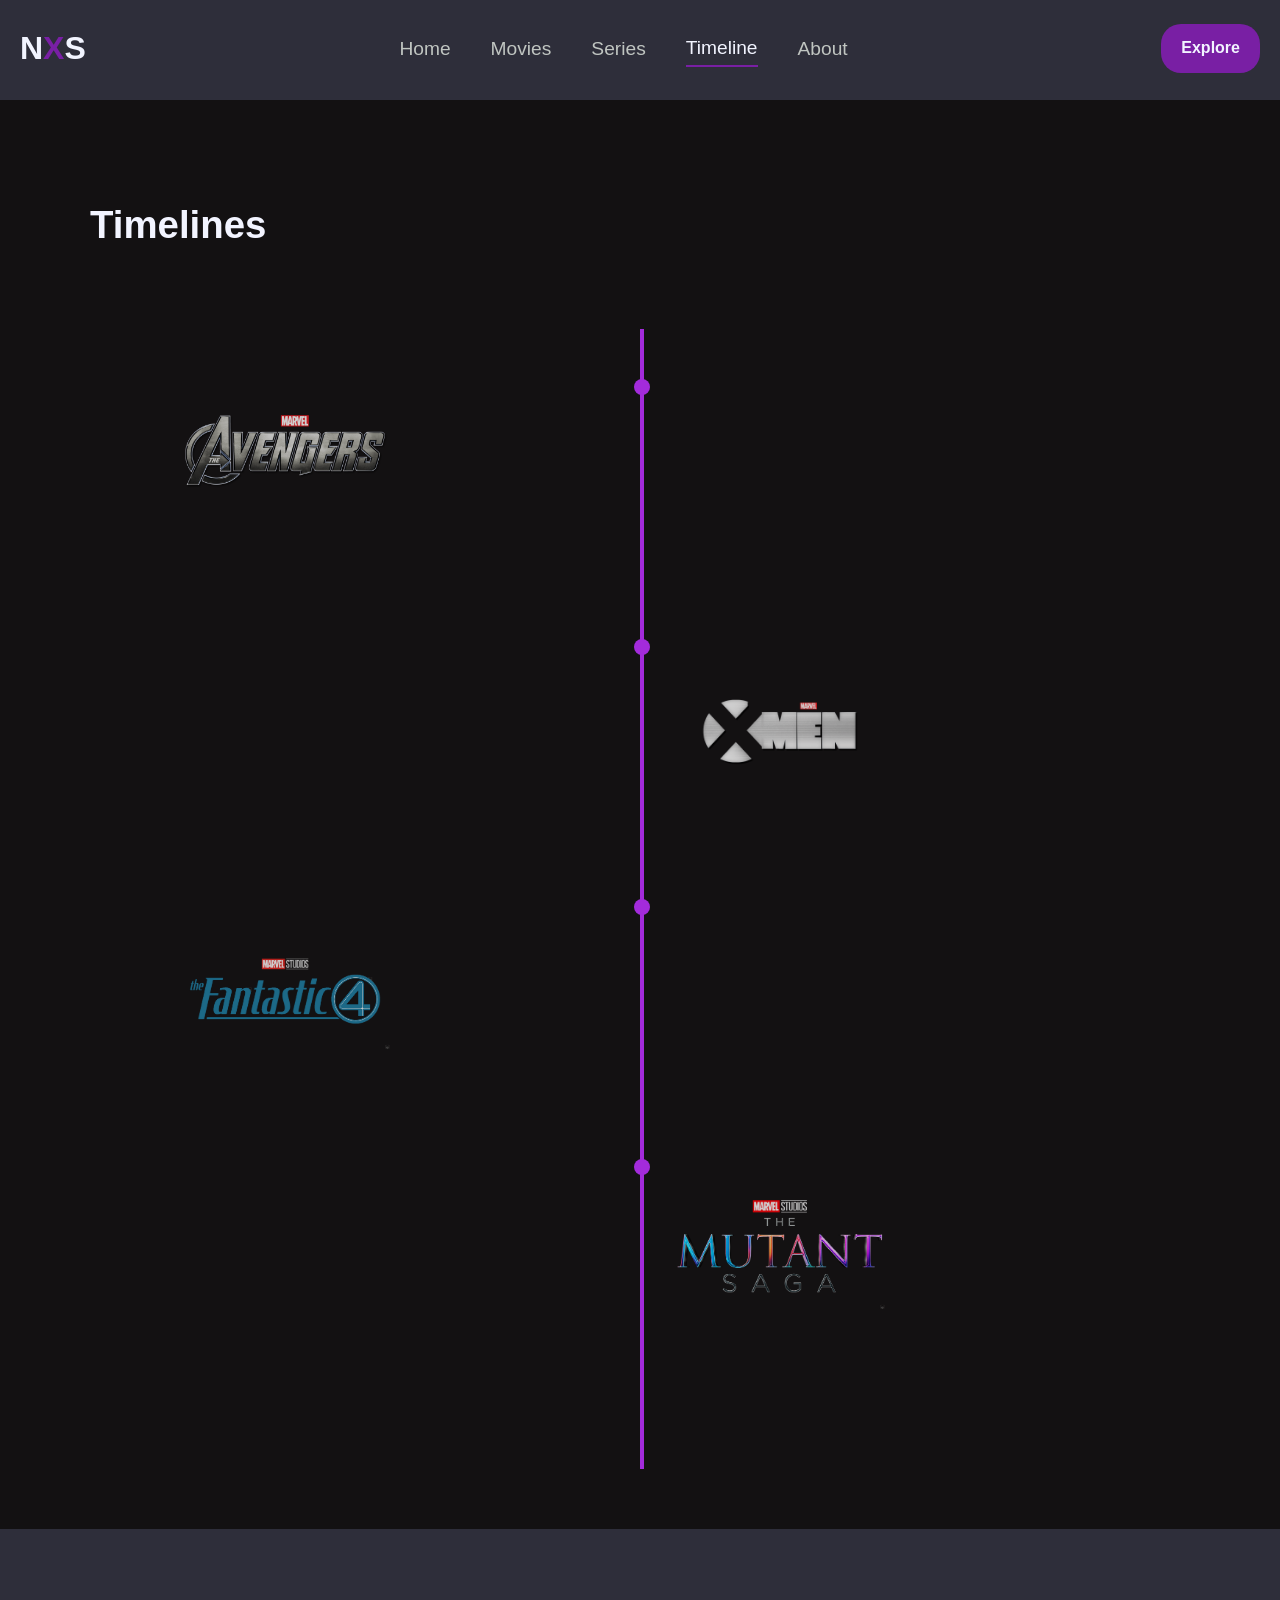
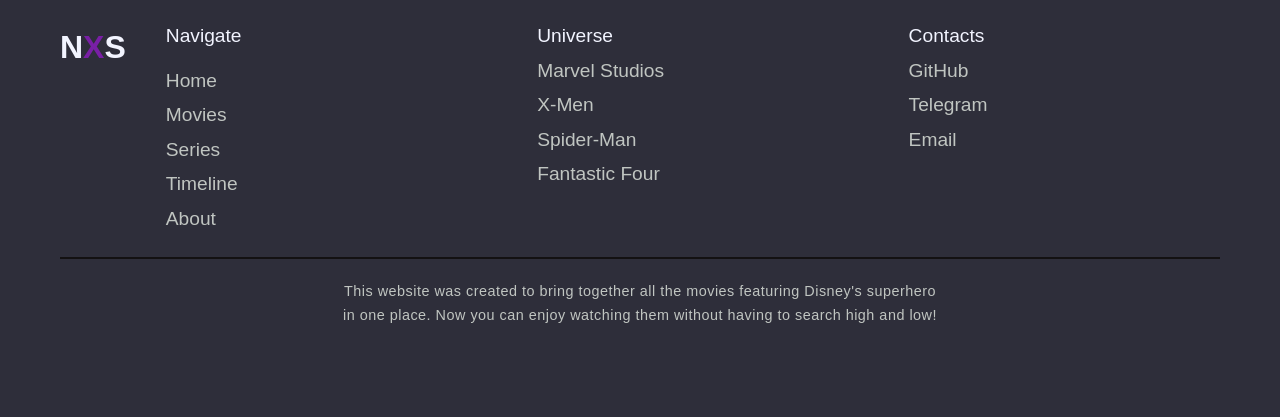
<file: timeline.html>
<!DOCTYPE html>
<html lang="ru">
  <head>
    <meta charset="UTF-8" />
    <meta name="viewport" content="width=device-width, initial-scale=1.0" />
    <title>Timeline | Nexus</title>
    <link rel="stylesheet" href="css/style.css" />
  </head>
  <body>
    <header class="header">
      <div class="container">
        <a href="index.html" class="logo">N<span>X</span>S</a>

        <nav class="header__nav nav">
          <a href="index.html" class="header__link link">Home</a>
          <a href="movies.html" class="header__link link">Movies</a>
          <a href="series.html" class="header__link link ">Series</a>
          <a href="timeline.html" class="header__link link current">Timeline</a>
          <a href="about.html" class="header__link link">About</a>
        </nav>

        <a href="#" class="btn header__btn">Explore</a>
      </div>
    </header>


    <main class="main">
      <div class="container">
        <h2 class="title">Timelines</h2>

        <section class="timeline">
          <article class="timeline__item">
            <a href="#" class="timeline__content">
              <img src="assets/logos/avengers-logo.png" alt="avengers logo" class="timeline__logo">
            </a>
          </article>
          <article class="timeline__item">
            <a href="#" class="timeline__content">
              <img src="assets/logos/x-men-logo.png" alt="avengers logo" class="timeline__logo">
            </a>
          </article>
          <article class="timeline__item">
            <a href="#" class="timeline__content">
              <img src="assets/logos/the-fantastic-four-logo.png" alt="avengers logo" class="timeline__logo">
            </a>
          </article>
          <article class="timeline__item">
            <a href="#" class="timeline__content">
              <img src="assets/logos/the-mutant-saga.png" alt="avengers logo" class="timeline__logo">
            </a>
          </article>
        </section>
      </div>
    </main>

    <footer class="footer">
      <div class="container">
        <div class="footer__top">
          <a href="index.html" class="logo">N<span>X</span>S</a>
          <nav class="footer__nav nav">
            <li class="footer__menu">Navigate</li>
            <a href="index.html" class="footer__link link">Home</a>
            <a href="movies.html" class="footer__link link">Movies</a>
            <a href="series.html" class="footer__link link">Series</a>
            <a href="timeline.html" class="footer__link link">Timeline</a>
            <a href="about.html" class="footer__link link">About</a>
          </nav>
          <ul class="footer__universe">
            <li class="footer__universe-title">Universe</li>
            <a href="#" class="footer__universe-link">Marvel Studios</a>
            <a href="#" class="footer__universe-link">X-Men</a>
            <a href="#" class="footer__universe-link">Spider-Man</a>
            <a href="#" class="footer__universe-link">Fantastic Four</a>
          </ul>

          <ul class="footer__social">
            <li class="footer__social-title">Contacts</li>
            <a href="#" class="footer__social-link">GitHub</a>
            <a href="#" class="footer__social-link">Telegram</a>
            <a href="#" class="footer__social-link">Email</a>
          </ul>
        </div>
        <div class="footer__about">
          <p class="footer__about-text">
            This website was created to bring together all the movies featuring
            Disney's superhero in one place. Now you can enjoy watching them
            without having to search high and low!
          </p>
        </div>
      </div>
    </footer>
  </body>
</html>
</file>
<file: css/style.css>
* {
  margin: 0;
  padding: 0;
  box-sizing: border-box;
}

body {
  font-family: Arial, Helvetica, sans-serif;
  background-color: #131112;
  height: 100%;
  color: #f2f4ff;
  font-size: 1rem;
  line-height: 1.8;
  font-weight: 500;
}

img {
  display: block;
  max-width: 100%;
}

button {
  cursor: pointer;
  border: none;
  font-family: inherit;
  font-size: inherit;
}

a {
  text-decoration: none;
  color: #f2f4ff;
  font-size: 1rem;
  font-family: inherit;
  font-weight: inherit;
}

li {
  list-style: none;
  font-family: inherit;
}

nav {
  list-style-type: none;
}

select, input, textarea {
  font-family: inherit;
  font-size: inherit;
  background-color: inherit;
  color: inherit;
}

.poster, img {
  min-width: 230px;
  max-width: 230px;
  min-height: 350px;
  max-height: 350px;
  width: 100%;
  opacity: 0.8;
  border-radius: 10px;
}

.dot-skeleton, .timeline__item::after {
  content: "";
  position: absolute;
  width: 16px;
  height: 16px;
  border-radius: 50%;
  background-color: inherit;
}

.logo {
  font-size: 2rem;
  font-weight: 800;
  flex: 0;
}
.logo span {
  color: rgba(137, 28, 187, 0.8274509804);
}
@media (width <= 1200px) {
  .logo {
    font-size: 1.8rem;
  }
}

.container {
  max-width: 1440px;
  margin: 0 auto;
  padding: 0 20px;
}

.header {
  background-color: #2e2e3a;
  margin-top: 0;
  min-height: 100px;
  max-height: 100px;
}
.header__nav {
  display: flex;
  gap: 40px;
  align-items: center;
  flex: 0 1 auto;
}
.header .container {
  display: flex;
  justify-content: space-between;
  align-items: center;
  padding: 20px;
}
.header__link {
  color: #c0c5c1;
  transition: color 0.3s ease-out;
  font-size: 1.2rem;
}
.header__link:hover {
  color: #f2f4ff;
}
.header .current {
  border-bottom: 2px solid rgba(137, 28, 187, 0.8274509804);
  color: #f2f4ff;
}
.header__btn {
  padding: 10px 20px;
  background-color: rgba(137, 28, 187, 0.8274509804);
  color: #f2f4ff;
  border-radius: 40px;
  border: none;
}
@media (width <= 1200px) {
  .header .container {
    padding-inline: 60px;
  }
  .header__nav {
    display: flex;
    gap: 30px;
    align-items: center;
    flex: 0 1 auto;
  }
  .header__link {
    color: #c0c5c1;
    transition: color 0.3s ease-out;
    font-size: 1.1rem;
  }
  .header__link:hover {
    color: #f2f4ff;
  }
}
@media (width <= 768px) {
  .header {
    max-height: 300px;
  }
  .header .container {
    display: flex;
    flex-direction: column;
    justify-content: space-between;
    align-items: center;
    padding: 20px;
    gap: 20px;
  }
}
@media (width <= 576px) {
  .header {
    max-height: 100%;
  }
  .header .container {
    gap: 15px;
    max-width: 450px;
  }
  .header__nav {
    flex-direction: column;
    gap: 12px;
    margin-top: 10px;
    margin-bottom: 10px;
  }
  .header__btn {
    padding: 10px 20px;
    background-color: rgba(137, 28, 187, 0.8274509804);
    color: #f2f4ff;
    border-radius: 70px;
    border: none;
  }
}

.footer {
  padding: 30px 0;
  height: 100%;
  background-color: #2e2e3a;
}
.footer__top {
  display: flex;
  justify-content: space-between;
  align-items: flex-start;
  gap: 40px;
  flex-wrap: wrap;
  margin-right: 20px;
  margin-bottom: 20px;
}
.footer__nav {
  display: flex;
  flex-direction: column;
  flex: 1 1 220px;
  min-width: 180px;
}
.footer__link {
  color: #c0c5c1;
  transition: color 0.3s ease-out;
  font-size: 1.2rem;
}
.footer__link:hover {
  color: #f2f4ff;
}
.footer__social {
  display: flex;
  flex-direction: column;
  flex: 1 1 180px;
  min-width: 160px;
}
.footer__menu {
  transition: color 0.3s ease-out;
  font-size: 1.2rem;
  margin-bottom: 10px;
}
.footer__social-link {
  color: #c0c5c1;
  transition: color 0.3s ease-out;
  font-size: 1.2rem;
}
.footer__social-link:hover {
  color: #f2f4ff;
}
.footer__social-title {
  transition: color 0.3s ease-out;
  font-size: 1.2rem;
}
.footer__universe {
  display: flex;
  flex-direction: column;
  flex: 1 1 220px;
  min-width: 180px;
}
.footer__universe-title {
  transition: color 0.3s ease-out;
  font-size: 1.2rem;
}
.footer__universe-link {
  color: #c0c5c1;
  transition: color 0.3s ease-out;
  font-size: 1.2rem;
}
.footer__universe-link:hover {
  color: #f2f4ff;
}
.footer__about {
  margin-top: 20px;
  border-top: 2px solid #131112;
  padding-top: 20px;
}
.footer__about-text {
  color: #c0c5c1;
  font-size: 0.9rem;
  line-height: 1.7;
  letter-spacing: 0.5px;
  max-width: 600px;
  margin: 0 auto;
  text-align: center;
}
@media (width <= 768px) {
  .footer {
    padding: 20px 0;
  }
  .footer__top {
    justify-content: center;
    align-items: center;
    gap: 20px;
  }
  .footer__nav, .footer__social, .footer__universe {
    align-items: center;
    text-align: center;
    flex-basis: 100%;
    min-width: 0;
  }
  .footer__link, .footer__menu, .footer__social-link, .footer__universe-link {
    font-size: 1rem;
  }
  .footer__about-text {
    max-width: 100%;
    padding: 0 20px;
  }
}
@media (width <= 576px) {
  .footer {
    padding: 15px 0;
  }
  .footer__top {
    gap: 12px;
  }
  .footer__title {
    font-size: 1rem;
  }
}

.btn {
  padding: 10px 20px;
  background-color: rgba(137, 28, 187, 0.8274509804);
  color: #f2f4ff;
  border-radius: 20px;
  border: none;
  cursor: pointer;
  font-weight: 700;
  transition: background-color 0.2s ease-out;
}
.btn:hover {
  background-color: #a32bdb;
}
@media (width <= 1200px) {
  .btn {
    padding: 5px 20px;
    background-color: rgba(137, 28, 187, 0.8274509804);
    color: #f2f4ff;
    border-radius: 20px;
    border: none;
  }
}
@media (width <= 576px) {
  .btn {
    padding: 5px 10px;
    background-color: rgba(137, 28, 187, 0.8274509804);
    color: #f2f4ff;
    border-radius: 20px;
    border: none;
  }
}

.card {
  max-width: 260px;
  width: 100%;
  min-height: 500px;
  height: 100%;
  padding: 20px;
  border-radius: 20px;
  opacity: 0.9;
  transition: opacity 0.3s ease-out, transform 0.3s ease-out, box-shadow 0.3s ease-out;
  cursor: pointer;
  display: flex;
  flex-direction: column;
  align-items: center;
  justify-content: space-between;
  gap: 20px;
  text-align: center;
}
.card:hover {
  opacity: 1;
  transform: translateY(-10px);
  box-shadow: 2px 2px 10px rgba(137, 28, 187, 0.8274509804);
}

.movie-link {
  display: flex;
  flex-direction: column;
  align-items: center;
  justify-content: space-between;
  gap: 20px;
}

.hero {
  min-height: 100vh;
  display: flex;
  align-items: center;
  background: linear-gradient(to bottom, rgba(27, 22, 22, 0.658), #131112), url(../assets/posters/hero-poster-avengers-age-of-ultron.webp);
  background-repeat: no-repeat;
  background-position: center center;
  background-size: cover;
}
.hero__wrapper {
  padding: 120px 0;
}
.hero__content {
  max-width: 750px;
}
.hero__title {
  margin-bottom: 40px;
  font-size: 6rem;
  font-weight: 800;
}
.hero__desc {
  color: #c0c5c1;
  font-size: 1.1rem;
}
.hero__btn-container {
  display: flex;
  gap: 30px;
  margin-top: 60px;
}
.hero__btn {
  padding: 20px 50px;
  background-color: rgba(137, 28, 187, 0.8274509804);
  color: #f2f4ff;
  border-radius: 50px;
  border: none;
}

.popular-movies {
  padding: 40px 0;
}
.popular-movies__title {
  font-size: 2rem;
}
.popular-movies__grid {
  display: grid;
  grid-template-columns: repeat(4, 1fr);
  padding: 100px 20px;
}
.popular-movies__content {
  display: flex;
  align-items: center;
  gap: 10px;
  color: #c0c5c1;
  font-size: 0.8rem;
}

.popular-series__grid {
  display: flex;
  gap: 50px;
  padding: 30px 20px;
  overflow-x: auto;
  scroll-behavior: smooth;
}
.popular-series__title {
  font-size: 2rem;
}
.popular-series__content {
  display: flex;
  align-items: center;
  gap: 10px;
  color: #c0c5c1;
  font-size: 0.8rem;
}

@media (width <= 1200px) {
  .container {
    max-width: 1000px;
  }
  .hero {
    min-height: 100vh;
    max-width: 1200px;
    display: flex;
    align-items: center;
    background: linear-gradient(to bottom, rgba(27, 22, 22, 0.658), #131112), url(../assets/posters/hero-poster-avengers-age-of-ultron.webp);
    background-repeat: no-repeat;
    background-position: center center;
    background-size: cover;
  }
  .hero__title {
    margin-bottom: 35px;
    font-size: 4rem;
  }
  .hero__desc {
    font-size: 1rem;
  }
  .hero__btn-container {
    display: flex;
    gap: 25px;
    margin-top: 40px;
  }
  .hero__btn {
    padding: 10px 30px;
    background-color: rgba(137, 28, 187, 0.8274509804);
    color: #f2f4ff;
    border-radius: 50px;
    border: none;
  }
  .popular-movies {
    padding: 10px 0;
  }
  .popular-movies__title {
    font-size: 1.8rem;
    margin-bottom: 10px;
  }
  .popular-movies__grid {
    grid-template-columns: repeat(3, 1fr);
    justify-content: center;
    align-items: center;
    gap: 15px;
    padding: 20px 40px;
  }
  .popular-series__grid {
    display: flex;
    gap: 40px;
    padding: 100px 20px;
    overflow-x: auto;
    scroll-behavior: smooth;
  }
  .popular-series__title {
    font-size: 1.8rem;
  }
  .popular-series__content {
    display: flex;
    align-items: center;
    gap: 10px;
    color: #c0c5c1;
    font-size: 0.8rem;
  }
}
@media (width <= 768px) {
  .container {
    max-width: 600px;
  }
  .hero {
    min-height: 100vh;
    display: flex;
    align-items: center;
    justify-content: center;
    text-align: center;
  }
  .hero__btn-container {
    display: flex;
    flex-direction: column;
    align-items: center;
    justify-content: center;
    gap: 20px;
    margin-top: 40px;
  }
  .popular-movies__title {
    font-size: 1.8rem;
    margin-bottom: 10px;
  }
  .popular-movies__grid {
    grid-template-columns: repeat(2, 1fr);
    align-items: center;
    justify-content: center;
  }
}
@media (width <= 576px) {
  .series__btn {
    display: flex;
    flex-direction: column;
    align-items: center;
    justify-content: center;
  }
  .container {
    max-width: 450px;
  }
  .popular-movies__title {
    font-size: 1.5rem;
    margin-bottom: 10px;
  }
  .popular-movies__grid {
    grid-template-columns: repeat(1, 1fr);
    align-items: center;
    justify-content: center;
  }
  .popular-movies__title {
    text-align: center;
  }
  .popular-movies__btn {
    align-self: center;
  }
  .popular-series__title {
    font-size: 1.5rem;
    margin-bottom: 10px;
    text-align: center;
  }
}
.movies {
  margin-top: 100px;
}
.movies__header {
  display: flex;
  align-items: center;
  justify-content: space-between;
  margin-top: 40px;
}
.movies__title {
  font-size: 2.5rem;
}
.movies__fillter {
  display: flex;
  flex-wrap: wrap;
  gap: 20px;
  align-items: center;
  justify-content: center;
}
.movies__seclect {
  width: auto;
  padding-block: 10px;
  padding-inline: 30px;
  border-radius: 20px;
  color: #c0c5c1;
  font-size: 1.1rem;
  cursor: pointer;
  border: 1px solid rgba(137, 28, 187, 0.8274509804);
}
.movies__option {
  padding: 10px 20px;
  border-radius: 20px;
  color: #c0c5c1;
  font-size: 1.1rem;
  cursor: pointer;
  transition: background-color 0.3s ease-out, color 0.3s ease-out;
}
.movies__option:hover {
  background-color: #c0c5c1;
  color: #f2f4ff;
}
.movies__btn {
  padding: 10px 20px;
  background-color: rgba(137, 28, 187, 0.8274509804);
  color: #f2f4ff;
  border-radius: 50px;
  border: none;
  font-weight: 700;
}
.movies__grid {
  display: grid;
  grid-template-columns: repeat(auto-fit, minmax(250px, 1fr));
  gap: 30px;
  padding: 100px 20px;
}
.movies__content {
  display: flex;
  align-items: center;
  gap: 10px;
  color: #c0c5c1;
  font-size: 0.8rem;
}

@media (width <= 1200px) {
  .movies__header {
    flex-direction: column;
  }
}
.series {
  margin-top: 100px;
}
.series__header {
  display: flex;
  align-items: center;
  justify-content: space-between;
  margin-top: 40px;
}
.series__title {
  font-size: 2.5rem;
}
.series__filter {
  display: flex;
  flex-wrap: wrap;
  gap: 20px;
  align-items: center;
  justify-content: center;
}
.series__select {
  width: auto;
  padding-block: 10px;
  padding-inline: 30px;
  border-radius: 20px;
  color: #c0c5c1;
  font-size: 1.1rem;
  cursor: pointer;
  border: 1px solid rgba(137, 28, 187, 0.8274509804);
}
.series__option {
  padding: 10px 20px;
  border-radius: 20px;
  color: #c0c5c1;
  font-size: 1.1rem;
  cursor: pointer;
  transition: background-color 0.3s ease-out, color 0.3s ease-out;
}
.series__option:hover {
  background-color: #c0c5c1;
  color: #f2f4ff;
}
.series__btn {
  padding: 10px 20px;
  background-color: rgba(137, 28, 187, 0.8274509804);
  color: #f2f4ff;
  border-radius: 50px;
  border: none;
  font-weight: 700;
}
.series__grid {
  display: grid;
  grid-template-columns: repeat(auto-fit, minmax(250px, 1fr));
  gap: 30px;
  padding: 100px 20px;
}
.series__content {
  display: flex;
  align-items: center;
  gap: 10px;
  color: #c0c5c1;
  font-size: 0.8rem;
}

@media (width <= 1200px) {
  .series__header {
    flex-direction: column;
  }
}
.container {
  padding: 60px;
}

.title {
  font-size: 2.4rem;
  font-weight: 700;
  padding: 30px;
  margin-bottom: 40px;
}

.timeline {
  position: relative;
  padding-block: 50px;
  max-width: 990px;
  width: 100%;
  max-height: 1350px;
  margin: 0 auto;
}
.timeline::before {
  content: "";
  position: absolute;
  width: 4px;
  background-color: #a32bdb;
  top: 0;
  bottom: 0;
  left: 50%;
}
.timeline__item {
  position: relative;
  width: 50%;
  margin-bottom: 40px;
  display: flex;
  max-width: 500px;
  min-height: 220px;
  max-height: 400px;
}
.timeline__item::after {
  background-color: #a32bdb;
}
.timeline__item:nth-child(odd) {
  margin-right: auto;
  text-align: right;
}
.timeline__item:nth-child(odd)::after {
  right: -9.5px;
}
.timeline__item:nth-child(even) {
  margin-left: auto;
  text-align: left;
}
.timeline__item:nth-child(even)::after {
  left: -6px;
}
.timeline__content {
  padding: 30px;
  width: 100%;
}
.timeline__logo {
  max-height: 160px;
  min-height: 80px;
  max-width: 220px;
  min-width: 120px;
}

@media (width <= 576px) {
  .timeline {
    padding-block: 30px;
  }
  .timeline__logo {
    display: inline-block;
    max-width: 140px;
    min-width: 80px;
    max-height: 120px;
    width: auto;
    margin-right: 10px;
    flex-shrink: 0;
  }
  .timeline__content {
    padding: 12px;
  }
  .timeline__item {
    align-items: center;
  }
}
.hero-about {
  background: linear-gradient(to bottom, rgba(27, 22, 22, 0.658), #131112), url(../../assets/posters/hero-poster-about.webp);
  width: 100%;
  min-height: 70vh;
  background-repeat: no-repeat;
  background-position: center center;
  background-size: cover;
}
.hero-about__wrapper {
  margin-top: 10%;
  max-width: 800px;
}
.hero-about__title {
  font-size: 1rem;
  color: rgba(137, 28, 187, 0.8274509804);
  line-height: 1.3;
  margin-bottom: 30px;
}
.hero-about__title span {
  color: #f2f4ff;
  font-size: 5rem;
}
.hero-about__desc {
  font-size: 1.2rem;
}

.features {
  margin-top: 100px;
}
.features__title {
  margin-left: 90px;
  font-size: 1.9rem;
}
.features__wrapper {
  display: flex;
  justify-content: flex-start;
  gap: 20px;
  overflow-x: auto;
  scroll-behavior: smooth;
  padding: 20px;
}
.features__card {
  background-color: #2e2e3a;
  flex: 0 0 240px;
  min-width: 240px;
  height: 240px;
  display: flex;
  flex-direction: column;
  align-items: center;
  justify-content: center;
  text-align: center;
  padding: 20px;
  border-radius: 15px;
}
.features__icon {
  width: 120px;
  color: rgba(137, 28, 187, 0.8274509804);
}
.features__card-title {
  font-size: 1.2rem;
}
.features__desc {
  font-size: 0.8rem;
  padding: 10px;
  color: #c0c5c1;
}

.franchises {
  margin-top: 50px;
}
.franchises__title {
  margin-bottom: 50px;
  font-size: 1.9rem;
}
.franchises__wrapper {
  display: flex;
  justify-content: space-between;
  gap: 40px;
  flex: 1 1 auto;
  padding: 40px;
}
.franchises__card {
  background-color: #2e2e3a;
  display: flex;
  flex-direction: column;
  align-items: center;
  justify-content: center;
  text-align: center;
  border-radius: 15px;
  width: 100%;
  transition: transform 0.3s ease-out, opacity 0.3s ease-out;
  opacity: 0.9;
}
.franchises__card:hover {
  transform: translateY(-10px);
  opacity: 1;
}
.franchises__icon {
  color: rgba(137, 28, 187, 0.8274509804);
}
.franchises__card-title {
  font-size: 1.2rem;
}
.franchises__desc {
  font-size: 0.8rem;
  padding: 10px;
  color: #c0c5c1;
}
@media (width <= 1200px) {
  .franchises {
    margin-top: 40px;
  }
  .franchises .hero-about {
    background: linear-gradient(to bottom, rgba(27, 22, 22, 0.658), #131112), url(../../assets/posters/hero-poster-avengers-age-of-ultron.webp);
    min-height: 70vh;
    background-repeat: no-repeat;
    background-position: center center;
    background-size: cover;
  }
  .franchises .hero-about__title {
    font-size: 1.7rem;
  }
  .franchises__wrapper {
    justify-content: flex-start;
    gap: 20px;
    overflow-x: auto;
    scroll-behavior: smooth;
    padding: 20px;
  }
}
@media (width <= 768px) {
  .franchises .hero-about__wrapper {
    display: flex;
    justify-content: space-between;
    gap: 30px;
    overflow-x: auto;
    scroll-behavior: smooth;
  }
  .franchises .hero-about__title {
    font-size: 1rem;
    color: rgba(137, 28, 187, 0.8274509804);
    line-height: 1.3;
    margin-bottom: 30px;
  }
  .franchises .hero-about__title span {
    color: #f2f4ff;
    font-size: 5rem;
  }
  .franchises .hero-about__desc {
    font-size: 1.2rem;
  }
}
@media (width <= 576px) {
  .franchises .franchises .container {
    justify-content: center;
    align-items: center;
  }
  .franchises .franchises__title {
    text-align: center;
  }
}

@media (width <= 1200) {
  .features {
    margin-top: 100px;
  }
  .features__title {
    margin-left: 90px;
    font-size: 1.9rem;
  }
  .features__card {
    background-color: #2e2e3a;
    max-width: 200px;
    height: 200px;
    display: flex;
    flex-direction: column;
    align-items: center;
    justify-content: center;
    text-align: center;
    padding: 10px;
    border-radius: 15px;
  }
  .features__icon {
    width: 120px;
    color: rgba(137, 28, 187, 0.8274509804);
  }
  .features__card-title {
    font-size: 1.2rem;
  }
  .features__desc {
    font-size: 0.8rem;
    padding: 10px;
    color: #c0c5c1;
  }
}
@media (width <= 768px) {
  .hero-about {
    padding-top: 40px;
    text-align: center;
  }
}
@media (width <= 576px) {
  .hero-about__title {
    font-size: 0.8rem;
  }
  .hero-about__title span {
    color: #f2f4ff;
    font-size: 4rem;
  }
  .hero-about__desc {
    font-size: 1rem;
    line-height: 1.8;
  }
}/*# sourceMappingURL=style.css.map */
</file>
